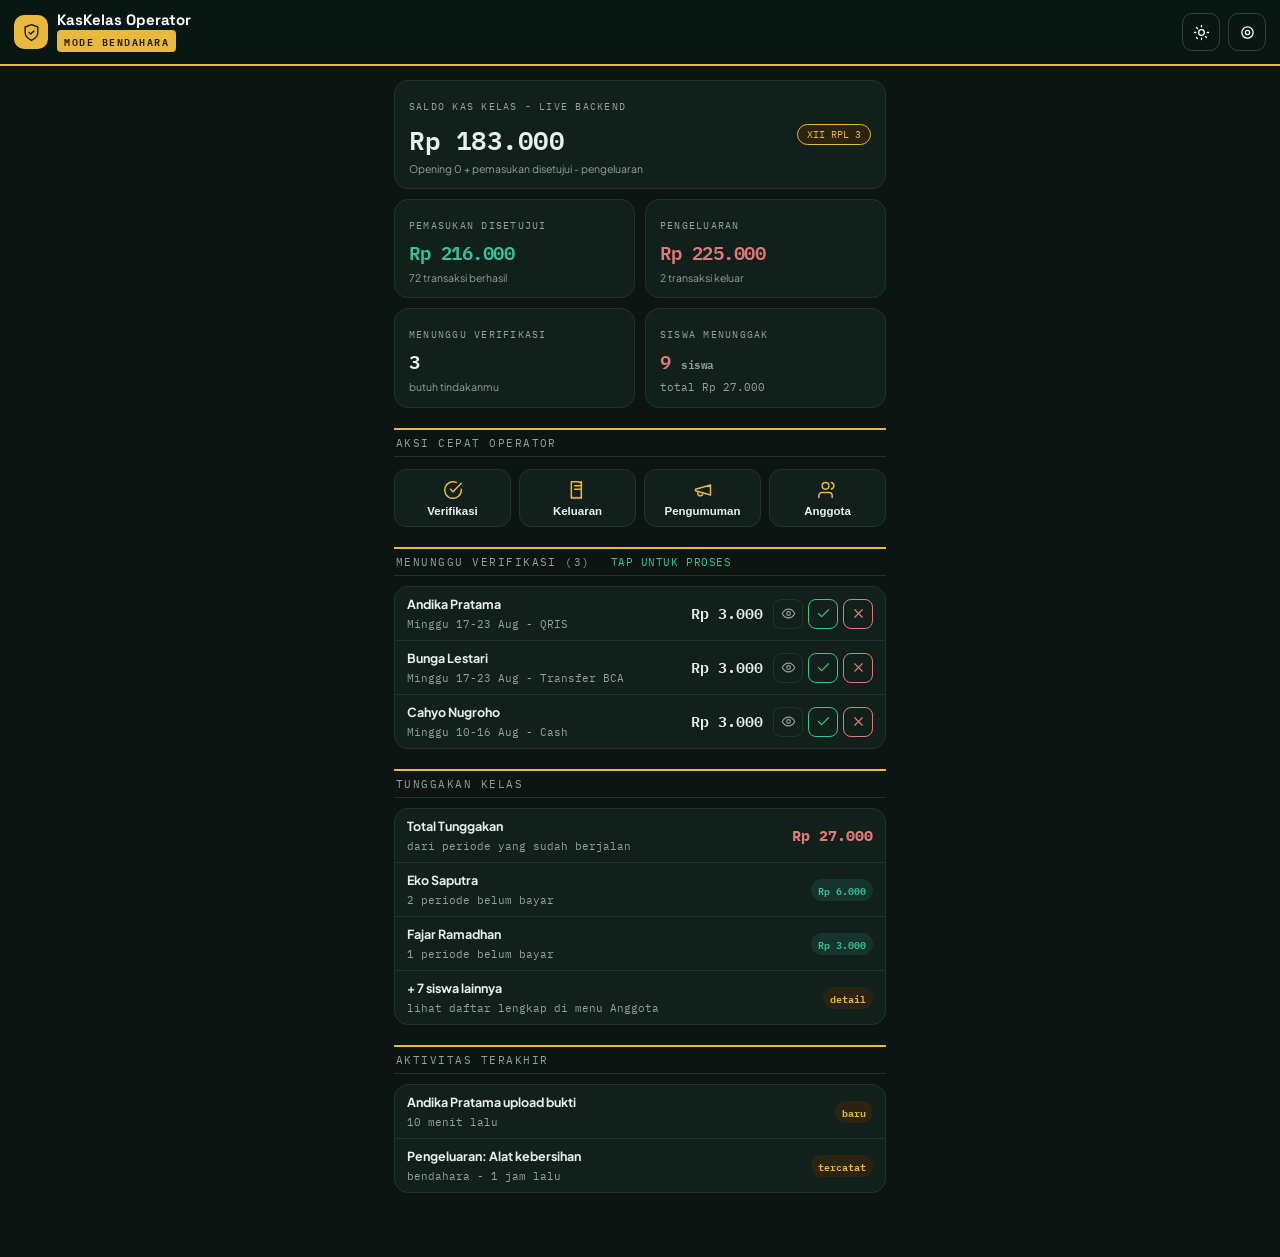
<file: mockup/dashboard-bendahara.html>
﻿<!DOCTYPE html>
<html lang="id" data-theme="dark">
<head>
<meta charset="UTF-8">
<meta name="viewport" content="width=device-width, initial-scale=1">
<title>MOCKUP - Dashboard Bendahara - KasKelas</title>
<link href="https://fonts.googleapis.com/css2?family=Space+Grotesk:wght@500;700&family=Plus+Jakarta+Sans:wght@400;600;800&family=IBM+Plex+Mono:wght@500;600&display=swap" rel="stylesheet">
<style>
:root{--bg:#F6F8F7;--surface:#FFF;--ink:#10231E;--muted:#5E6E69;--primary:#0B6B57;--primary-ink:#FFF;--gold:#C99A2C;--gold-bg:#FBF3DD;--danger:#C24040;--line:#DDE5E1;--radius:14px;--bar:#0E2A23}
[data-theme=dark]{--bg:#0C1512;--surface:#12201B;--ink:#E8F0ED;--muted:#8FA39B;--primary:#35C39F;--gold:#E8B93E;--gold-bg:#2A2410;--danger:#E07A7A;--line:#22332D;--bar:#081712}
*{box-sizing:border-box;margin:0}
body{background:var(--bg);color:var(--ink);font-family:'Plus Jakarta Sans',system-ui,sans-serif;font-size:15px;padding-bottom:40px}
.wrap{max-width:520px;margin:0 auto;padding:0 14px 24px}
.amount,.mono{font-family:'IBM Plex Mono',monospace;font-variant-numeric:tabular-nums}
.ic{stroke:currentColor;fill:none;stroke-width:1.8;stroke-linecap:round;stroke-linejoin:round}

/* ADMIN TOPBAR - identitas berbeda dari siswa */
.adminbar{position:sticky;top:0;z-index:5;background:var(--bar);padding:12px 14px;display:flex;align-items:center;justify-content:space-between;border-bottom:2px solid var(--gold)}
.adminbar .brand{display:flex;align-items:center;gap:9px;color:#fff}
.shield{width:34px;height:34px;border-radius:10px;background:var(--gold);color:#231a02;display:flex;align-items:center;justify-content:center}
.brand b{font-family:'Space Grotesk';font-size:15px;display:block;line-height:1}
.mode{display:inline-block;font-family:'IBM Plex Mono';font-size:9.5px;letter-spacing:.16em;background:var(--gold);color:#231a02;font-weight:600;padding:2px 7px;border-radius:4px;margin-top:3px}
.adminbar .right{display:flex;gap:8px}
.abtn{width:38px;height:38px;border-radius:10px;border:1px solid rgba(255,255,255,.18);background:transparent;color:#fff;display:flex;align-items:center;justify-content:center;cursor:pointer}

.ledger{display:flex;align-items:center;gap:10px;margin:20px 0 10px;border-top:2px solid var(--gold);border-bottom:1px solid var(--line);padding:6px 2px}
.ledger span{font-family:'IBM Plex Mono';font-size:10.5px;letter-spacing:.14em;text-transform:uppercase;color:var(--muted)}

/* KPI GRID */
.kpis{display:grid;grid-template-columns:1fr 1fr;gap:10px;margin-top:14px}
.kpi{background:var(--surface);border:1px solid var(--line);border-radius:var(--radius);padding:13px 14px}
.kpi .lbl{font-family:'IBM Plex Mono';font-size:9.5px;letter-spacing:.13em;text-transform:uppercase;color:var(--muted)}
.kpi .val{font-family:'IBM Plex Mono';font-weight:600;font-size:19px;margin-top:6px;letter-spacing:-.5px}
.kpi .sub{font-size:10.5px;color:var(--muted);margin-top:3px}
.kpi.hero-kpi{grid-column:1/-1;background:var(--surface);display:flex;align-items:center;justify-content:space-between}
.kpi.hero-kpi .left .val{font-size:26px}
.pill{font-family:'IBM Plex Mono';font-size:10px;background:var(--gold-bg);color:var(--gold);border:1px solid var(--gold);padding:3px 9px;border-radius:99px}

/* quick admin actions */
.qrow{display:flex;gap:8px;margin-top:12px}
.qa{flex:1;min-height:58px;display:flex;flex-direction:column;align-items:center;justify-content:center;gap:5px;border:1px solid var(--line);background:var(--surface);border-radius:12px;cursor:pointer;color:var(--ink);font-weight:600;font-size:11.5px}
.qa:hover{border-color:var(--gold)}
.qa svg{width:20px;height:20px;color:var(--gold)}

/* dense table rows */
.dense{background:var(--surface);border:1px solid var(--line);border-radius:var(--radius);overflow:hidden}
.drow{display:flex;align-items:center;gap:10px;padding:9px 12px;border-bottom:1px solid var(--line);min-height:46px}
.drow:last-child{border-bottom:none}
.drow:hover{background:color-mix(in srgb,var(--gold) 5%,transparent)}
.drow .n{flex:1;min-width:0}.drow .n b{font-size:12.5px;display:block}.drow .n small{color:var(--muted);font-size:10.5px;font-family:'IBM Plex Mono'}
.act{display:flex;gap:5px}
.act button{width:30px;height:30px;border-radius:8px;border:1px solid var(--line);background:transparent;cursor:pointer;display:flex;align-items:center;justify-content:center}
.ok{color:var(--primary);border-color:var(--primary)!important}.no{color:var(--danger);border-color:var(--danger)!important}
.eye{color:var(--muted)}
.tag{font-family:'IBM Plex Mono';font-size:9.5px;font-weight:600;padding:2px 7px;border-radius:99px}
.t-ok{background:var(--gold-bg);color:var(--gold)}.t-wait{background:color-mix(in srgb,var(--primary) 12%,transparent);color:var(--primary)}
</style>
</head>
<body>
<svg style="display:none"><symbol id="i-shield" viewBox="0 0 24 24"><path d="M12 22s8-4 8-10V5l-8-3-8 3v7c0 6 8 10 8 10z"/><path d="m9 12 2 2 4-4"/></symbol><symbol id="i-set" viewBox="0 0 24 24"><circle cx="12" cy="12" r="3"/><path d="M19.4 15A9 9 0 0 0 21 12a9 9 0 0 0-.1-1M14.7 5.3A9 9 0 0 0 12 5c-3 0-5.5 1.7-6.9 4M4.6 9A9 9 0 0 0 3 12c0 3 1.7 5.5 4 6.9M9 19.7c1 .2 2 .3 3 .3 3 0 5.5-1.7 6.9-4"/></symbol><symbol id="i-sun" viewBox="0 0 24 24"><circle cx="12" cy="12" r="4"/><path d="M12 2v2m0 16v2M4.9 4.9l1.4 1.4m11.4 11.4 1.4 1.4M2 12h2m16 0h2M4.9 19.1l1.4 1.4"/></symbol></svg>

<header class="adminbar">
  <div class="brand">
    <span class="shield"><svg class="ic" viewBox="0 0 24 24" style="width:19px;height:19px"><path d="M12 22s8-4 8-10V5l-8-3-8 3v7c0 6 8 10 8 10z"/><path d="m9 12 2 2 4-4"/></svg></span>
    <div><b>KasKelas Operator</b><span class="mode">MODE BENDAHARA</span></div>
  </div>
  <div class="right">
    <button class="abtn" onclick="document.documentElement.dataset.theme=document.documentElement.dataset.theme==='dark'?'light':'dark'"><svg class="ic" viewBox="0 0 24 24" style="width:17px;height:17px"><circle cx="12" cy="12" r="4"/><path d="M12 2v2m0 16v2M4.9 4.9l1.4 1.4m11.4 11.4 1.4 1.4M2 12h2m16 0h2M4.9 19.1l1.4 1.4"/></svg></button>
    <button class="abtn"><svg class="ic" viewBox="0 0 24 24" style="width:17px;height:17px"><circle cx="12" cy="12" r="3"/><circle cx="12" cy="12" r="8"/></svg></button>
  </div>
</header>

<div class="wrap">
<div class="kpis">
  <div class="kpi hero-kpi">
    <div class="left"><span class="lbl">Saldo Kas Kelas - Live Backend</span><div class="val">Rp 183.000</div><div class="sub">Opening 0 + pemasukan disetujui - pengeluaran</div></div>
    <span class="pill">XII RPL 3</span>
  </div>
  <div class="kpi"><span class="lbl">Pemasukan Disetujui</span><div class="val" style="color:var(--primary)">Rp 216.000</div><div class="sub">72 transaksi berhasil</div></div>
  <div class="kpi"><span class="lbl">Pengeluaran</span><div class="val" style="color:var(--danger)">Rp 225.000</div><div class="sub">2 transaksi keluar</div></div>
  <div class="kpi"><span class="lbl">Menunggu Verifikasi</span><div class="val">3</div><div class="sub">butuh tindakanmu</div></div>
  <div class="kpi"><span class="lbl">Siswa Menunggak</span><div class="val" style="color:var(--danger)">9 <small style="font-size:11px;color:var(--muted)">siswa</small></div><div class="sub amount">total Rp 27.000</div></div>
</div>

<div class="ledger"><span>Aksi Cepat Operator</span><i></i></div>
<div class="qrow">
  <button class="qa"><svg class="ic" viewBox="0 0 24 24"><path d="M22 11.1V12a10 10 0 1 1-5.9-9.1"/><path d="m22 4-10 10-3-3"/></svg>Verifikasi</button>
  <button class="qa"><svg class="ic" viewBox="0 0 24 24"><path d="M4 2v20l2-1 2 1 2-1 2 1 2-1 2 1V2l-2 1-2-1z"/><path d="M8 7h8"/><path d="M8 11h8"/></svg>Keluaran</button>
  <button class="qa"><svg class="ic" viewBox="0 0 24 24"><path d="m3 11 18-5v12L3 13v-2z"/><path d="M11.6 16.8a3 3 0 1 1-5.8-1.6"/></svg>Pengumuman</button>
  <button class="qa"><svg class="ic" viewBox="0 0 24 24"><path d="M17 21v-2a4 4 0 0 0-4-4H5a4 4 0 0 0-4 4v2"/><circle cx="9" cy="7" r="4"/><path d="M16 3.1a4 4 0 0 1 0 7.75"/></svg>Anggota</button>
</div>

<div class="ledger"><span>Menunggu Verifikasi (3)</span><i></i><span style="letter-spacing:.05em;color:var(--primary)">tap untuk proses</span></div>
<div class="dense">
  <div class="drow">
    <div class="n"><b>Andika Pratama</b><small>Minggu 17-23 Aug - QRIS</small></div>
    <span class="amount" style="font-weight:600">Rp 3.000</span>
    <div class="act"><button class="eye" title="Lihat bukti"><svg class="ic" viewBox="0 0 24 24" style="width:15px;height:15px"><path d="M2 12s3.5-7 10-7 10 7 10 7-3.5 7-10 7-10-7-10-7z"/><circle cx="12" cy="12" r="3"/></svg></button><button class="ok" title="Setujui"><svg class="ic" viewBox="0 0 24 24" style="width:15px;height:15px"><path d="m20 6-11 11-5-5"/></svg></button><button class="no" title="Tolak"><svg class="ic" viewBox="0 0 24 24" style="width:15px;height:15px"><path d="M18 6 6 18M6 6l12 12"/></svg></button></div>
  </div>
  <div class="drow">
    <div class="n"><b>Bunga Lestari</b><small>Minggu 17-23 Aug - Transfer BCA</small></div>
    <span class="amount" style="font-weight:600">Rp 3.000</span>
    <div class="act"><button class="eye" title="Lihat bukti"><svg class="ic" viewBox="0 0 24 24" style="width:15px;height:15px"><path d="M2 12s3.5-7 10-7 10 7 10 7-3.5 7-10 7-10-7-10-7z"/><circle cx="12" cy="12" r="3"/></svg></button><button class="ok" title="Setujui"><svg class="ic" viewBox="0 0 24 24" style="width:15px;height:15px"><path d="m20 6-11 11-5-5"/></svg></button><button class="no" title="Tolak"><svg class="ic" viewBox="0 0 24 24" style="width:15px;height:15px"><path d="M18 6 6 18M6 6l12 12"/></svg></button></div>
  </div>
  <div class="drow">
    <div class="n"><b>Cahyo Nugroho</b><small>Minggu 10-16 Aug - Cash</small></div>
    <span class="amount" style="font-weight:600">Rp 3.000</span>
    <div class="act"><button class="eye" title="Lihat bukti"><svg class="ic" viewBox="0 0 24 24" style="width:15px;height:15px"><path d="M2 12s3.5-7 10-7 10 7 10 7-3.5 7-10 7-10-7-10-7z"/><circle cx="12" cy="12" r="3"/></svg></button><button class="ok" title="Setujui"><svg class="ic" viewBox="0 0 24 24" style="width:15px;height:15px"><path d="m20 6-11 11-5-5"/></svg></button><button class="no" title="Tolak"><svg class="ic" viewBox="0 0 24 24" style="width:15px;height:15px"><path d="M18 6 6 18M6 6l12 12"/></svg></button></div>
  </div>
</div>

<div class="ledger"><span>Tunggakan Kelas</span><i></i></div>
<div class="dense">
  <div class="drow"><div class="n"><b>Total Tunggakan</b><small>dari periode yang sudah berjalan</small></div><span class="amount" style="font-weight:800;color:var(--danger)">Rp 27.000</span></div>
  <div class="drow"><div class="n"><b>Eko Saputra</b><small>2 periode belum bayar</small></div><span class="tag t-wait">Rp 6.000</span></div>
  <div class="drow"><div class="n"><b>Fajar Ramadhan</b><small>1 periode belum bayar</small></div><span class="tag t-wait">Rp 3.000</span></div>
  <div class="drow"><div class="n"><b>+ 7 siswa lainnya</b><small>lihat daftar lengkap di menu Anggota</small></div><span class="tag t-ok">detail</span></div>
</div>

<div class="ledger"><span>Aktivitas Terakhir</span><i></i></div>
<div class="dense">
  <div class="drow"><div class="n"><b>Andika Pratama upload bukti</b><small>10 menit lalu</small></div><span class="tag t-ok">baru</span></div>
  <div class="drow"><div class="n"><b>Pengeluaran: Alat kebersihan</b><small>bendahara - 1 jam lalu</small></div><span class="tag t-ok">tercatat</span></div>
</div>
</div>
</body>
</html>
</file>
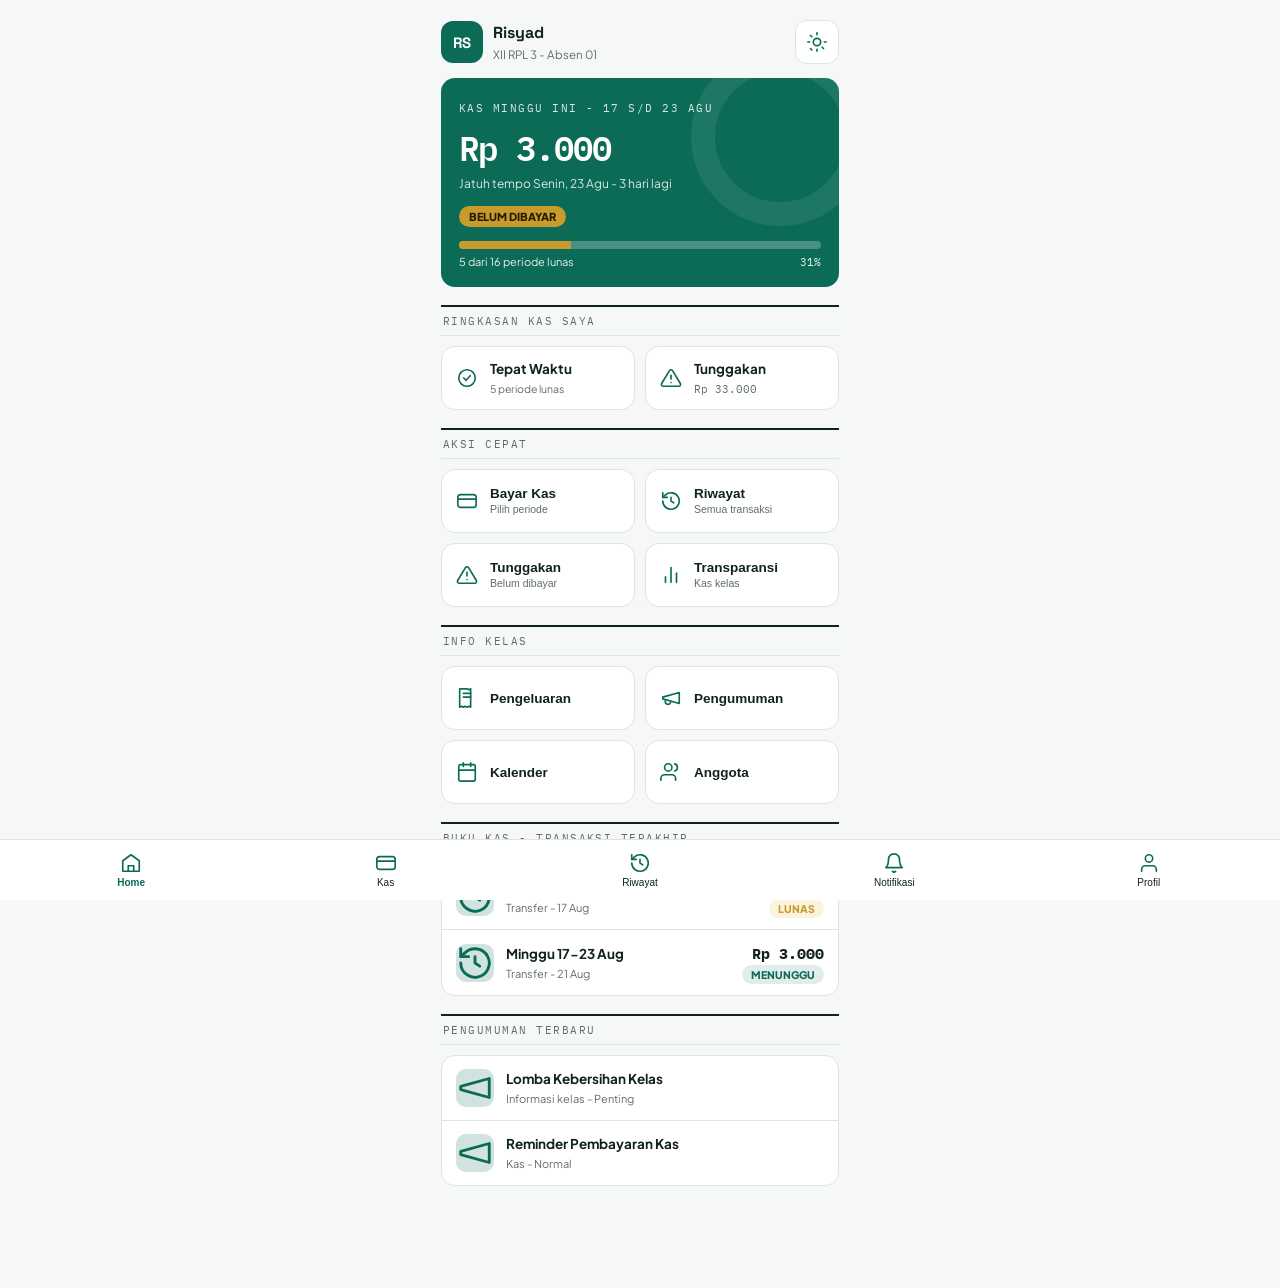
<file: mockup/dashboard-siswa.html>
﻿<!DOCTYPE html>
<html lang="id" data-theme="light">
<head>
<meta charset="UTF-8">
<meta name="viewport" content="width=device-width, initial-scale=1">
<title>MOCKUP - Dashboard Siswa - KasKelas</title>
<link href="https://fonts.googleapis.com/css2?family=Space+Grotesk:wght@500;700&family=Plus+Jakarta+Sans:wght@400;600;800&family=IBM+Plex+Mono:wght@500;600&display=swap" rel="stylesheet">
<style>
:root{--bg:#F6F8F7;--surface:#FFF;--ink:#10231E;--muted:#5E6E69;--primary:#0B6B57;--primary-ink:#FFF;--gold:#C99A2C;--gold-bg:#FBF3DD;--danger:#C24040;--line:#DDE5E1;--radius:14px}
[data-theme=dark]{--bg:#0C1512;--surface:#12201B;--ink:#E8F0ED;--muted:#8FA39B;--primary:#35C39F;--primary-ink:#06231C;--gold:#E8B93E;--gold-bg:#2A2410;--danger:#E07A7A;--line:#22332D}
*{box-sizing:border-box;margin:0}
body{background:var(--bg);color:var(--ink);font-family:'Plus Jakarta Sans',system-ui,sans-serif;font-size:15px;padding-bottom:86px}
.wrap{max-width:430px;margin:0 auto;padding:16px}
.amount{font-family:'IBM Plex Mono',monospace;font-variant-numeric:tabular-nums}
.topbar{display:flex;align-items:center;justify-content:space-between;padding:4px 0 14px}
.who{display:flex;gap:10px;align-items:center}
.avatar{width:42px;height:42px;border-radius:12px;background:var(--primary);color:var(--primary-ink);display:flex;align-items:center;justify-content:center;font-weight:800;font-family:'Space Grotesk'}
.hello b{font-family:'Space Grotesk';font-size:16px;display:block}
.hello span{font-size:11.5px;color:var(--muted)}
.iconbtn{width:44px;height:44px;border-radius:12px;border:1px solid var(--line);background:var(--surface);color:var(--ink);display:flex;align-items:center;justify-content:center;cursor:pointer}
.ledger{display:flex;align-items:center;gap:10px;margin:18px 0 10px;border-top:2px solid var(--ink);border-bottom:1px solid var(--line);padding:7px 2px}
[data-theme=dark] .ledger{border-top-color:var(--gold)}
.ledger span{font-family:'IBM Plex Mono';font-size:10.5px;letter-spacing:.14em;text-transform:uppercase;color:var(--muted)}
.hero{background:var(--primary);color:var(--primary-ink);border-radius:var(--radius);padding:18px;position:relative;overflow:hidden}
.hero::after{content:'';position:absolute;right:-30px;top:-30px;width:130px;height:130px;border-radius:50%;border:24px solid rgba(255,255,255,.08)}
.lbl{font-family:'IBM Plex Mono';font-size:10.5px;letter-spacing:.14em;text-transform:uppercase;opacity:.85}
.rp-big{font-family:'IBM Plex Mono';font-size:34px;font-weight:600;letter-spacing:-1px;margin:6px 0 2px}
.due{font-size:12px;opacity:.85;margin-bottom:14px}
.badge{display:inline-flex;align-items:center;gap:5px;background:var(--gold);color:#231a02;font-weight:800;font-size:11px;padding:4px 10px;border-radius:99px}
.progress{height:8px;background:rgba(255,255,255,.25);border-radius:99px;overflow:hidden;margin-top:14px}
.progress i{display:block;height:100%;width:31%;background:var(--gold)}
.foot{display:flex;justify-content:space-between;font-size:11px;opacity:.9;margin-top:6px}
.qgrid{display:grid;grid-template-columns:1fr 1fr;gap:10px}
.qa{min-height:64px;display:flex;align-items:center;gap:12px;padding:0 14px;border:1px solid var(--line);background:var(--surface);border-radius:var(--radius);cursor:pointer;color:var(--ink);text-align:left;width:100%}
.qa:hover{border-color:var(--primary)}
.ic{width:22px;height:22px;stroke:currentColor;fill:none;stroke-width:1.8;stroke-linecap:round;stroke-linejoin:round;color:var(--primary);flex:none}
.qa b{display:block;font-size:13.5px}.qa small{font-size:10.5px;color:var(--muted)}
.rows{background:var(--surface);border:1px solid var(--line);border-radius:var(--radius);overflow:hidden}
.row{display:flex;align-items:center;gap:12px;padding:13px 14px;min-height:56px;border-bottom:1px solid var(--line);cursor:pointer}
.row:last-child{border-bottom:none}
.row .ic{width:38px;height:38px;border-radius:10px;display:flex;align-items:center;justify-content:center;background:color-mix(in srgb,var(--primary) 10%,transparent)}
.row .t{flex:1;min-width:0}.row .t b{font-size:13.5px;display:block}.row .t small{color:var(--muted);font-size:11px}
.tag{font-size:10.5px;font-weight:800;padding:3px 9px;border-radius:99px}
.t-ok{background:var(--gold-bg);color:var(--gold)}.t-wait{background:color-mix(in srgb,var(--primary) 12%,transparent);color:var(--primary)}
.bottomnav{position:fixed;bottom:0;left:0;right:0;background:var(--surface);border-top:1px solid var(--line);display:flex;justify-content:space-around;padding:6px 4px calc(6px + env(safe-area-inset-bottom))}
.bn{display:flex;flex-direction:column;align-items:center;gap:3px;font-size:10px;background:none;border:none;cursor:pointer;min-height:48px;min-width:60px;justify-content:center;color:var(--ink)}
.bn.active{color:var(--primary);font-weight:800}
</style>
</head>
<body>
<svg style="display:none"><symbol id="i-bell" viewBox="0 0 24 24"><path d="M18 8a6 6 0 0 0-12 0c0 7-3 9-3 9h18s-3-2-3-9"/><path d="M13.7 21a2 2 0 0 1-3.4 0"/></symbol><symbol id="i-card" viewBox="0 0 24 24"><rect x="2" y="5" width="20" height="14" rx="3"/><path d="M2 10h20"/></symbol><symbol id="i-hist" viewBox="0 0 24 24"><path d="M12 8v4l3 2"/><path d="M3 12a9 9 0 1 0 3-6.7L3 8"/><path d="M3 3v5h5"/></symbol><symbol id="i-alert" viewBox="0 0 24 24"><path d="M10.3 3.9 1.8 18a2 2 0 0 0 1.7 3h17a2 2 0 0 0 1.7-3L13.7 3.9a2 2 0 0 0-3.4 0z"/><path d="M12 9v4"/><path d="M12 17h.01"/></symbol><symbol id="i-chart" viewBox="0 0 24 24"><path d="M18 20V10"/><path d="M12 20V4"/><path d="M6 20v-6"/></symbol><symbol id="i-receipt" viewBox="0 0 24 24"><path d="M4 2v20l2-1 2 1 2-1 2 1 2-1 2 1V2l-2 1-2-1z"/><path d="M8 7h8"/><path d="M8 11h8"/></symbol><symbol id="i-mega" viewBox="0 0 24 24"><path d="m3 11 18-5v12L3 13v-2z"/><path d="M11.6 16.8a3 3 0 1 1-5.8-1.6"/></symbol><symbol id="i-cal" viewBox="0 0 24 24"><rect x="3" y="4" width="18" height="18" rx="2"/><path d="M16 2v4M8 2v4M3 10h18"/></symbol><symbol id="i-users" viewBox="0 0 24 24"><path d="M17 21v-2a4 4 0 0 0-4-4H5a4 4 0 0 0-4 4v2"/><circle cx="9" cy="7" r="4"/><path d="M16 3.1a4 4 0 0 1 0 7.75"/></symbol></svg>

<div class="wrap">
<div class="topbar">
  <div class="who">
    <div class="avatar">RS</div>
    <div class="hello"><b>Risyad</b><span>XII RPL 3 - Absen 01</span></div>
  </div>
  <button class="iconbtn" onclick="document.documentElement.dataset.theme=document.documentElement.dataset.theme==='dark'?'light':'dark'" title="Ganti tema"><svg class="ic" viewBox="0 0 24 24"><circle cx="12" cy="12" r="4"/><path d="M12 2v2m0 16v2M4.9 4.9l1.4 1.4m11.4 11.4 1.4 1.4M2 12h2m16 0h2M4.9 19.1l1.4 1.4"/></svg></button>
</div>

<div class="hero">
  <span class="lbl">Kas Minggu Ini - 17 s/d 23 Agu</span>
  <div class="rp-big">Rp 3.000</div>
  <div class="due">Jatuh tempo Senin, 23 Agu - 3 hari lagi</div>
  <span class="badge">BELUM DIBAYAR</span>
  <div class="progress"><i></i></div>
  <div class="foot"><span>5 dari 16 periode lunas</span><span class="amount">31%</span></div>
</div>

<div class="ledger"><span>Ringkasan Kas Saya</span><i></i></div>
<div class="qgrid">
  <div class="qa"><svg class="ic" viewBox="0 0 24 24"><circle cx="12" cy="12" r="9"/><path d="m8.5 12 2.5 2.5 4.5-5"/></svg><div><b>Tepat Waktu</b><small>5 periode lunas</small></div></div>
  <div class="qa"><svg class="ic" viewBox="0 0 24 24"><path d="M10.3 3.9 1.8 18a2 2 0 0 0 1.7 3h17a2 2 0 0 0 1.7-3L13.7 3.9a2 2 0 0 0-3.4 0z"/><path d="M12 9v4"/><path d="M12 17h.01"/></svg><div><b>Tunggakan</b><small class="amount">Rp 33.000</small></div></div>
</div>

<div class="ledger"><span>Aksi Cepat</span><i></i></div>
<div class="qgrid">
  <button class="qa"><svg class="ic" viewBox="0 0 24 24"><rect x="2" y="5" width="20" height="14" rx="3"/><path d="M2 10h20"/></svg><div><b>Bayar Kas</b><small>Pilih periode</small></div></button>
  <button class="qa"><svg class="ic" viewBox="0 0 24 24"><path d="M12 8v4l3 2"/><path d="M3 12a9 9 0 1 0 3-6.7L3 8"/><path d="M3 3v5h5"/></svg><div><b>Riwayat</b><small>Semua transaksi</small></div></button>
  <button class="qa"><svg class="ic" viewBox="0 0 24 24"><path d="M10.3 3.9 1.8 18a2 2 0 0 0 1.7 3h17a2 2 0 0 0 1.7-3L13.7 3.9a2 2 0 0 0-3.4 0z"/><path d="M12 9v4"/><path d="M12 17h.01"/></svg><div><b>Tunggakan</b><small>Belum dibayar</small></div></button>
  <button class="qa"><svg class="ic" viewBox="0 0 24 24"><path d="M18 20V10"/><path d="M12 20V4"/><path d="M6 20v-6"/></svg><div><b>Transparansi</b><small>Kas kelas</small></div></button>
</div>

<div class="ledger"><span>Info Kelas</span><i></i></div>
<div class="qgrid">
  <button class="qa"><svg class="ic" viewBox="0 0 24 24"><path d="M4 2v20l2-1 2 1 2-1 2 1 2-1 2 1V2l-2 1-2-1z"/><path d="M8 7h8"/><path d="M8 11h8"/></svg><div><b>Pengeluaran</b></div></button>
  <button class="qa"><svg class="ic" viewBox="0 0 24 24"><path d="m3 11 18-5v12L3 13v-2z"/><path d="M11.6 16.8a3 3 0 1 1-5.8-1.6"/></svg><div><b>Pengumuman</b></div></button>
  <button class="qa"><svg class="ic" viewBox="0 0 24 24"><rect x="3" y="4" width="18" height="18" rx="2"/><path d="M16 2v4M8 2v4M3 10h18"/></svg><div><b>Kalender</b></div></button>
  <button class="qa"><svg class="ic" viewBox="0 0 24 24"><path d="M17 21v-2a4 4 0 0 0-4-4H5a4 4 0 0 0-4 4v2"/><circle cx="9" cy="7" r="4"/><path d="M16 3.1a4 4 0 0 1 0 7.75"/></svg><div><b>Anggota</b></div></button>
</div>

<div class="ledger"><span>Buku Kas - Transaksi Terakhir</span><i></i></div>
<div class="rows">
  <div class="row"><span class="ic"><svg class="ic" viewBox="0 0 24 24"><path d="M12 8v4l3 2"/><path d="M3 12a9 9 0 1 0 3-6.7L3 8"/><path d="M3 3v5h5"/></svg></span><div class="t"><b>Minggu 10-16 Aug</b><small>Transfer - 17 Aug</small></div><div style="text-align:right"><b class="amount">Rp 3.000</b><br><span class="tag t-ok">LUNAS</span></div></div>
  <div class="row"><span class="ic"><svg class="ic" viewBox="0 0 24 24"><path d="M12 8v4l3 2"/><path d="M3 12a9 9 0 1 0 3-6.7L3 8"/><path d="M3 3v5h5"/></svg></span><div class="t"><b>Minggu 17-23 Aug</b><small>Transfer - 21 Aug</small></div><div style="text-align:right"><b class="amount">Rp 3.000</b><br><span class="tag t-wait">MENUNGGU</span></div></div>
</div>

<div class="ledger"><span>Pengumuman Terbaru</span><i></i></div>
<div class="rows">
  <div class="row"><span class="ic"><svg class="ic" viewBox="0 0 24 24"><path d="m3 11 18-5v12L3 13v-2z"/></svg></span><div class="t"><b>Lomba Kebersihan Kelas</b><small>Informasi kelas - Penting</small></div></div>
  <div class="row"><span class="ic"><svg class="ic" viewBox="0 0 24 24"><path d="m3 11 18-5v12L3 13v-2z"/></svg></span><div class="t"><b>Reminder Pembayaran Kas</b><small>Kas - Normal</small></div></div>
</div>
</div>

<nav class="bottomnav">
  <button class="bn active"><svg class="ic" viewBox="0 0 24 24"><path d="M3 9.5 12 3l9 6.5V21H3z"/><path d="M9 21v-6h6v6"/></svg>Home</button>
  <button class="bn"><svg class="ic" viewBox="0 0 24 24"><rect x="2" y="5" width="20" height="14" rx="3"/><path d="M2 10h20"/></svg>Kas</button>
  <button class="bn"><svg class="ic" viewBox="0 0 24 24"><path d="M12 8v4l3 2"/><path d="M3 12a9 9 0 1 0 3-6.7L3 8"/><path d="M3 3v5h5"/></svg>Riwayat</button>
  <button class="bn"><svg class="ic" viewBox="0 0 24 24"><path d="M18 8a6 6 0 0 0-12 0c0 7-3 9-3 9h18s-3-2-3-9"/><path d="M13.7 21a2 2 0 0 1-3.4 0"/></svg>Notifikasi</button>
  <button class="bn"><svg class="ic" viewBox="0 0 24 24"><path d="M20 21v-2a4 4 0 0 0-4-4H8a4 4 0 0 0-4 4v2"/><circle cx="12" cy="7" r="4"/></svg>Profil</button>
</nav>
</body>
</html>
</file>
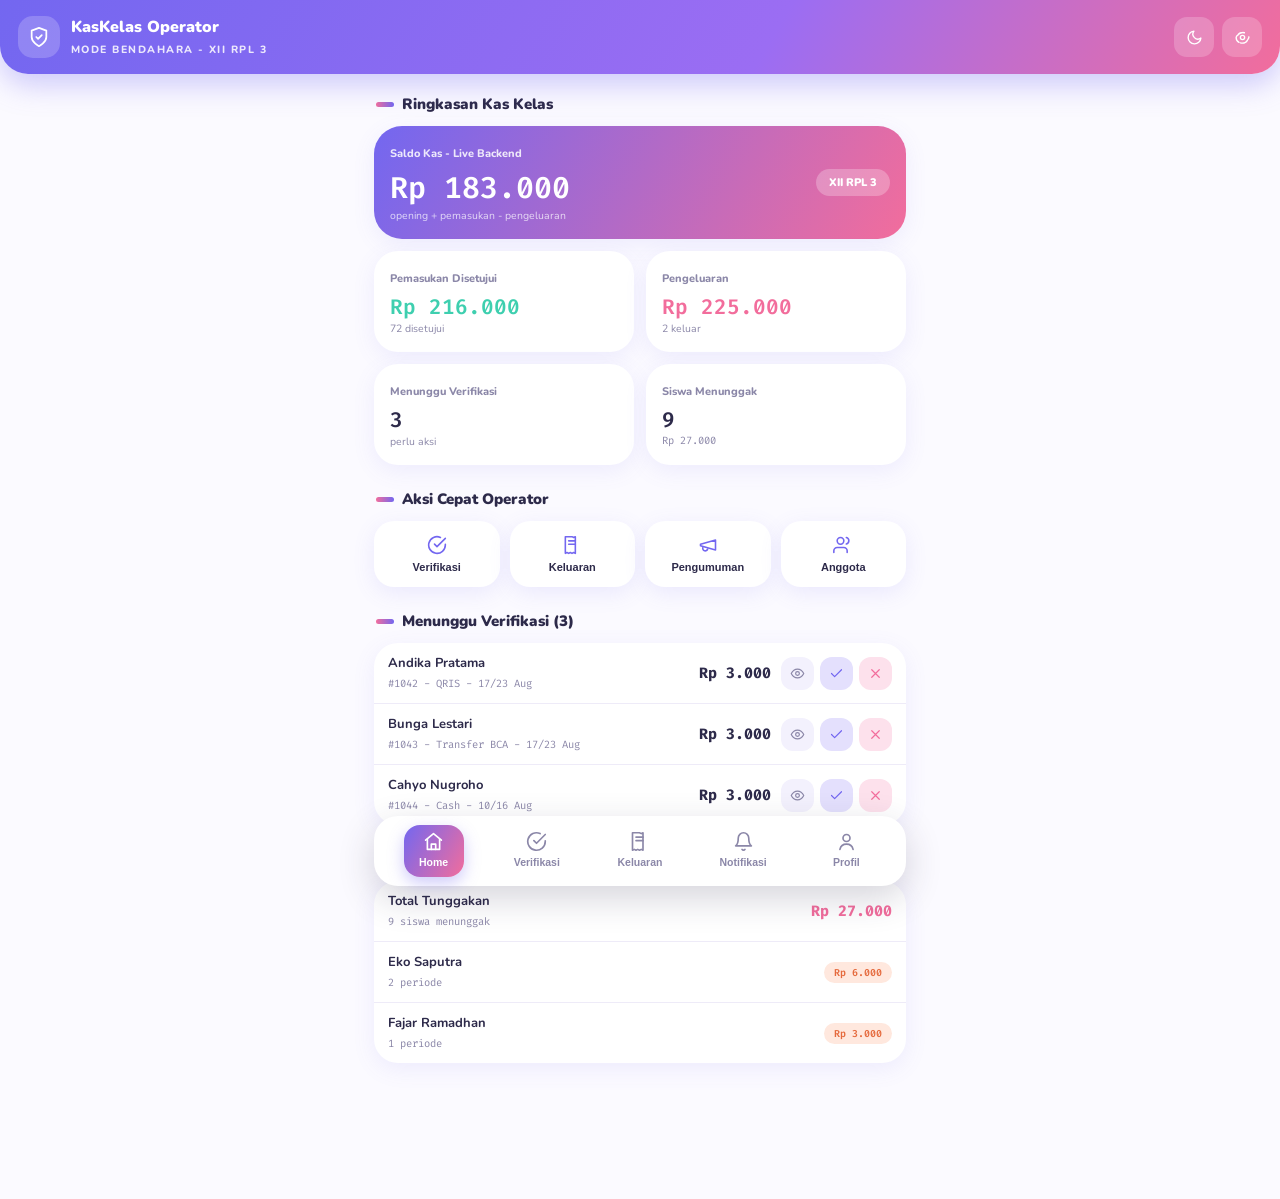
<file: mockup/final-bendahara.html>
﻿<!DOCTYPE html><html lang="id" data-theme="dark"><head><meta charset="UTF-8"><meta name="viewport" content="width=device-width,initial-scale=1"><title>FINAL - Dashboard Bendahara - KasKelas</title><link href="https://fonts.googleapis.com/css2?family=Nunito:wght@400;700;900&family=Fira+Code:wght@500;600&display=swap" rel="stylesheet"><style>
:root{--bg:#FBFAFF;--ink:#2D2A4A;--muted:#8B87A8;--violet:#7367F0;--mint:#3ECFAF;--pink:#F26D9C;--peach:#FF8E6E;--line:#EEEBF8;--r:24px}
*{box-sizing:border-box;margin:0}body{background:var(--bg);color:var(--ink);font-family:Nunito,system-ui,sans-serif;font-size:15px;padding-bottom:110px}
.wrap{max-width:560px;margin:0 auto;padding:0 14px 26px}
.amount{font-family:'Fira Code',monospace;font-variant-numeric:tabular-nums}
.ic{stroke:currentColor;fill:none;stroke-width:1.9;stroke-linecap:round;stroke-linejoin:round}
.bar{position:sticky;top:0;z-index:5;border-radius:0 0 28px 28px;padding:16px 18px;color:#fff;background:linear-gradient(120deg,#7367F0,#9B6DF3 60%,#F26D9C);box-shadow:0 10px 30px rgba(115,103,240,.35);display:flex;justify-content:space-between;align-items:center;margin-bottom:6px}
.bar .l{display:flex;gap:11px;align-items:center}
.logo{width:42px;height:42px;border-radius:15px;background:rgba(255,255,255,.2);display:flex;align-items:center;justify-content:center}
.bar b{font-weight:900;font-size:16px;display:block}
.bar small{font-size:10.5px;letter-spacing:.14em;font-weight:800;opacity:.85;text-transform:uppercase}
.bar .r{display:flex;gap:8px}
.bbtn{width:40px;height:40px;border-radius:13px;border:none;background:rgba(255,255,255,.2);color:#fff;display:flex;align-items:center;justify-content:center;cursor:pointer}
.sec{margin:24px 2px 12px;font-weight:900;font-size:15px;display:flex;align-items:center;gap:8px}
.sec:before{content:'';width:18px;height:5px;border-radius:99px;background:linear-gradient(90deg,#F26D9C,#7367F0)}
.kpis{display:grid;grid-template-columns:1fr 1fr;gap:12px}
.kpi{background:#fff;border-radius:var(--r);padding:16px;box-shadow:0 6px 22px rgba(115,103,240,.1)}
.kpi .lbl{font-size:11px;color:var(--muted);font-weight:800}
.kpi .val{font-family:'Fira Code';font-size:21px;font-weight:600;margin-top:6px}
.kpi .sub{font-size:10.5px;color:var(--muted)}
.kpi.big{grid-column:1/-1;border-radius:28px;color:#fff;background:linear-gradient(120deg,#7367F0,#F26D9C);display:flex;align-items:center;justify-content:space-between}
.kpi.big .lbl{color:rgba(255,255,255,.85)}.kpi.big .val{font-size:30px}.kpi.big .sub{color:rgba(255,255,255,.75)}
.kpi.big .pill{background:rgba(255,255,255,.25);font-weight:900;font-size:11px;padding:6px 13px;border-radius:99px}
.qrow{display:flex;gap:10px}
.qa{flex:1;min-height:66px;border:none;border-radius:20px;cursor:pointer;display:flex;flex-direction:column;align-items:center;justify-content:center;gap:6px;font-weight:900;font-size:11px;color:var(--ink);background:#fff;box-shadow:0 6px 22px rgba(115,103,240,.12)}
.qa .ic{width:20px;height:20px;color:var(--violet)}
.dense{background:#fff;border-radius:var(--r);box-shadow:0 6px 22px rgba(115,103,240,.1);overflow:hidden}
.dr{display:flex;align-items:center;gap:10px;padding:11px 14px;border-bottom:1px solid var(--line);min-height:50px}.dr:last-child{border:none}
.dr .n{flex:1}.dr .n b{font-size:13px;display:block}.dr .n small{color:var(--muted);font-size:10.5px;font-family:'Fira Code'}
.act{display:flex;gap:6px}
.act button{width:33px;height:33px;border:none;border-radius:12px;cursor:pointer;display:flex;align-items:center;justify-content:center}
.ok{background:#E4E0FD;color:var(--violet)}.no{background:#FDE1EC;color:var(--pink)}.eye{background:#F3F1FD;color:var(--muted)}
.tag{font-family:'Fira Code';font-size:10px;font-weight:600;padding:4px 10px;border-radius:99px}
.t-ok{background:#E4E0FD;color:var(--violet)}.t-w{background:#FFE8DE;color:#E56A3D}
/* BOTTOM NAV FINAL bendahara */
.bn{position:fixed;bottom:14px;left:14px;right:14px;max-width:532px;margin:auto;background:#fff;border-radius:24px;box-shadow:0 12px 36px rgba(45,42,74,.2);display:flex;justify-content:space-around;padding:9px 8px}
.bn button{display:flex;flex-direction:column;align-items:center;gap:4px;font-size:10.5px;font-weight:800;background:none;border:none;cursor:pointer;min-height:52px;min-width:60px;color:var(--muted);border-radius:16px;padding:6px 4px}
.bn button .ic{width:21px;height:21px}
.bn button.active{background:linear-gradient(120deg,#7367F0,#F26D9C);color:#fff;box-shadow:0 6px 16px rgba(115,103,240,.35)}
</style></head><body>
<svg style="display:none">
<symbol id="i-home" viewBox="0 0 24 24"><path d="M3 10.5 12 3l9 7.5"/><path d="M5 9.5V21h14V9.5"/><path d="M9.5 21v-6h5v6"/></symbol>
<symbol id="i-check" viewBox="0 0 24 24"><path d="M22 11.1V12a10 10 0 1 1-5.9-9.1"/><path d="m22 4-10 10-3-3"/></symbol>
<symbol id="i-receipt" viewBox="0 0 24 24"><path d="M4 2v20l2-1 2 1 2-1 2 1 2-1 2 1V2l-2 1-2-1z"/><path d="M8 7h8"/><path d="M8 11h8"/></symbol>
<symbol id="i-bell" viewBox="0 0 24 24"><path d="M18 8a6 6 0 0 0-12 0c0 7-3 9-3 9h18s-3-2-3-9"/><path d="M13.7 21a2 2 0 0 1-3.4 0"/></symbol>
<symbol id="i-user" viewBox="0 0 24 24"><circle cx="12" cy="8" r="4"/><path d="M4.5 21c.8-3.8 3.9-6 7.5-6s6.7 2.2 7.5 6"/></symbol>
<symbol id="i-eye" viewBox="0 0 24 24"><path d="M2 12s3.5-7 10-7 10 7 10 7-3.5 7-10 7-10-7-10-7z"/><circle cx="12" cy="12" r="3"/></symbol>
<symbol id="i-mega" viewBox="0 0 24 24"><path d="m3 11 18-5v12L3 13v-2z"/><path d="M11.6 16.8a3 3 0 1 1-5.8-1.6"/></symbol>
<symbol id="i-users" viewBox="0 0 24 24"><path d="M17 21v-2a4 4 0 0 0-4-4H5a4 4 0 0 0-4 4v2"/><circle cx="9" cy="7" r="4"/><path d="M16 3.1a4 4 0 0 1 0 7.75"/></symbol>
<symbol id="i-moon" viewBox="0 0 24 24"><path d="M21 12.8A9 9 0 1 1 11.2 3a7 7 0 0 0 9.8 9.8z"/></symbol>
<symbol id="i-set" viewBox="0 0 24 24"><circle cx="12" cy="12" r="3"/><path d="M19.4 15A9 9 0 0 0 21 12a9 9 0 0 0-.1-1M14.7 5.3A9 9 0 0 0 12 5c-3 0-5.5 1.7-6.9 4M4.6 9A9 9 0 0 0 3 12c0 3 1.7 5.5 4 6.9M9 19.7c1 .2 2 .3 3 .3 3 0 5.5-1.7 6.9-4"/></symbol>
</svg>

<header class="bar">
<div class="l"><span class="logo"><svg class="ic" viewBox="0 0 24 24" style="width:22px;height:22px"><path d="M12 22s8-4 8-10V5l-8-3-8 3v7c0 6 8 10 8 10z"/><path d="m9 12 2 2 4-4"/></svg></span><div><b>KasKelas Operator</b><small>Mode Bendahara - XII RPL 3</small></div></div>
<div class="r"><button class="bbtn" title="Ganti tema"><svg class="ic" viewBox="0 0 24 24" style="width:17px;height:17px"><path d="M21 12.8A9 9 0 1 1 11.2 3a7 7 0 0 0 9.8 9.8z"/></svg></button><button class="bbtn" title="Pengaturan"><svg class="ic" viewBox="0 0 24 24" style="width:17px;height:17px"><circle cx="12" cy="12" r="3"/><path d="M19.4 15A9 9 0 0 0 21 12a9 9 0 0 0-.1-1M14.7 5.3A9 9 0 0 0 12 5c-3 0-5.5 1.7-6.9 4M4.6 9A9 9 0 0 0 3 12c0 3 1.7 5.5 4 6.9M9 19.7c1 .2 2 .3 3 .3 3 0 5.5-1.7 6.9-4"/></svg></button></div>
</header>

<div class="wrap">
<div class="sec" style="margin-top:20px">Ringkasan Kas Kelas</div>
<div class="kpis">
<div class="kpi big"><div><span class="lbl">Saldo Kas - Live Backend</span><div class="val">Rp 183.000</div><div class="sub">opening + pemasukan - pengeluaran</div></div><span class="pill">XII RPL 3</span></div>
<div class="kpi"><span class="lbl">Pemasukan Disetujui</span><div class="val" style="color:var(--mint)">Rp 216.000</div><div class="sub">72 disetujui</div></div>
<div class="kpi"><span class="lbl">Pengeluaran</span><div class="val" style="color:var(--pink)">Rp 225.000</div><div class="sub">2 keluar</div></div>
<div class="kpi"><span class="lbl">Menunggu Verifikasi</span><div class="val">3</div><div class="sub">perlu aksi</div></div>
<div class="kpi"><span class="lbl">Siswa Menunggak</span><div class="val">9</div><div class="sub amount">Rp 27.000</div></div>
</div>
<div class="sec">Aksi Cepat Operator</div>
<div class="qrow">
<button class="qa"><svg class="ic" viewBox="0 0 24 24"><path d="M22 11.1V12a10 10 0 1 1-5.9-9.1"/><path d="m22 4-10 10-3-3"/></svg>Verifikasi</button>
<button class="qa"><svg class="ic" viewBox="0 0 24 24"><path d="M4 2v20l2-1 2 1 2-1 2 1 2-1 2 1V2l-2 1-2-1z"/><path d="M8 7h8"/><path d="M8 11h8"/></svg>Keluaran</button>
<button class="qa"><svg class="ic" viewBox="0 0 24 24"><path d="m3 11 18-5v12L3 13v-2z"/><path d="M11.6 16.8a3 3 0 1 1-5.8-1.6"/></svg>Pengumuman</button>
<button class="qa"><svg class="ic" viewBox="0 0 24 24"><path d="M17 21v-2a4 4 0 0 0-4-4H5a4 4 0 0 0-4 4v2"/><circle cx="9" cy="7" r="4"/><path d="M16 3.1a4 4 0 0 1 0 7.75"/></svg>Anggota</button>
</div>
<div class="sec">Menunggu Verifikasi (3)</div>
<div class="dense">
<div class="dr"><div class="n"><b>Andika Pratama</b><small>#1042 - QRIS - 17/23 Aug</small></div><span class="amount" style="font-weight:700">Rp 3.000</span><div class="act"><button class="eye" title="Lihat"><svg class="ic" viewBox="0 0 24 24" style="width:15px;height:15px"><path d="M2 12s3.5-7 10-7 10 7 10 7-3.5 7-10 7-10-7-10-7z"/><circle cx="12" cy="12" r="3"/></svg></button><button class="ok" title="Setujui"><svg class="ic" viewBox="0 0 24 24" style="width:15px;height:15px"><path d="m20 6-11 11-5-5"/></svg></button><button class="no" title="Tolak"><svg class="ic" viewBox="0 0 24 24" style="width:15px;height:15px"><path d="M18 6 6 18M6 6l12 12"/></svg></button></div></div>
<div class="dr"><div class="n"><b>Bunga Lestari</b><small>#1043 - Transfer BCA - 17/23 Aug</small></div><span class="amount" style="font-weight:700">Rp 3.000</span><div class="act"><button class="eye" title="Lihat"><svg class="ic" viewBox="0 0 24 24" style="width:15px;height:15px"><path d="M2 12s3.5-7 10-7 10 7 10 7-3.5 7-10 7-10-7-10-7z"/><circle cx="12" cy="12" r="3"/></svg></button><button class="ok" title="Setujui"><svg class="ic" viewBox="0 0 24 24" style="width:15px;height:15px"><path d="m20 6-11 11-5-5"/></svg></button><button class="no" title="Tolak"><svg class="ic" viewBox="0 0 24 24" style="width:15px;height:15px"><path d="M18 6 6 18M6 6l12 12"/></svg></button></div></div>
<div class="dr"><div class="n"><b>Cahyo Nugroho</b><small>#1044 - Cash - 10/16 Aug</small></div><span class="amount" style="font-weight:700">Rp 3.000</span><div class="act"><button class="eye" title="Lihat"><svg class="ic" viewBox="0 0 24 24" style="width:15px;height:15px"><path d="M2 12s3.5-7 10-7 10 7 10 7-3.5 7-10 7-10-7-10-7z"/><circle cx="12" cy="12" r="3"/></svg></button><button class="ok" title="Setujui"><svg class="ic" viewBox="0 0 24 24" style="width:15px;height:15px"><path d="m20 6-11 11-5-5"/></svg></button><button class="no" title="Tolak"><svg class="ic" viewBox="0 0 24 24" style="width:15px;height:15px"><path d="M18 6 6 18M6 6l12 12"/></svg></button></div></div>
</div>
<div class="sec">Tunggakan Kelas</div>
<div class="dense">
<div class="dr"><div class="n"><b>Total Tunggakan</b><small>9 siswa menunggak</small></div><span class="amount" style="font-weight:800;color:var(--pink)">Rp 27.000</span></div>
<div class="dr"><div class="n"><b>Eko Saputra</b><small>2 periode</small></div><span class="tag t-w">Rp 6.000</span></div>
<div class="dr"><div class="n"><b>Fajar Ramadhan</b><small>1 periode</small></div><span class="tag t-w">Rp 3.000</span></div>
</div>
</div>
<nav class="bn">
<button class="active"><svg class="ic" viewBox="0 0 24 24"><path d="M3 10.5 12 3l9 7.5"/><path d="M5 9.5V21h14V9.5"/><path d="M9.5 21v-6h5v6"/></svg>Home</button>
<button><svg class="ic" viewBox="0 0 24 24"><path d="M22 11.1V12a10 10 0 1 1-5.9-9.1"/><path d="m22 4-10 10-3-3"/></svg>Verifikasi</button>
<button><svg class="ic" viewBox="0 0 24 24"><path d="M4 2v20l2-1 2 1 2-1 2 1 2-1 2 1V2l-2 1-2-1z"/><path d="M8 7h8"/><path d="M8 11h8"/></svg>Keluaran</button>
<button><svg class="ic" viewBox="0 0 24 24"><path d="M18 8a6 6 0 0 0-12 0c0 7-3 9-3 9h18s-3-2-3-9"/><path d="M13.7 21a2 2 0 0 1-3.4 0"/></svg>Notifikasi</button>
<button><svg class="ic" viewBox="0 0 24 24"><circle cx="12" cy="8" r="4"/><path d="M4.5 21c.8-3.8 3.9-6 7.5-6s6.7 2.2 7.5 6"/></svg>Profil</button>
</nav>
</body></html>
</file>
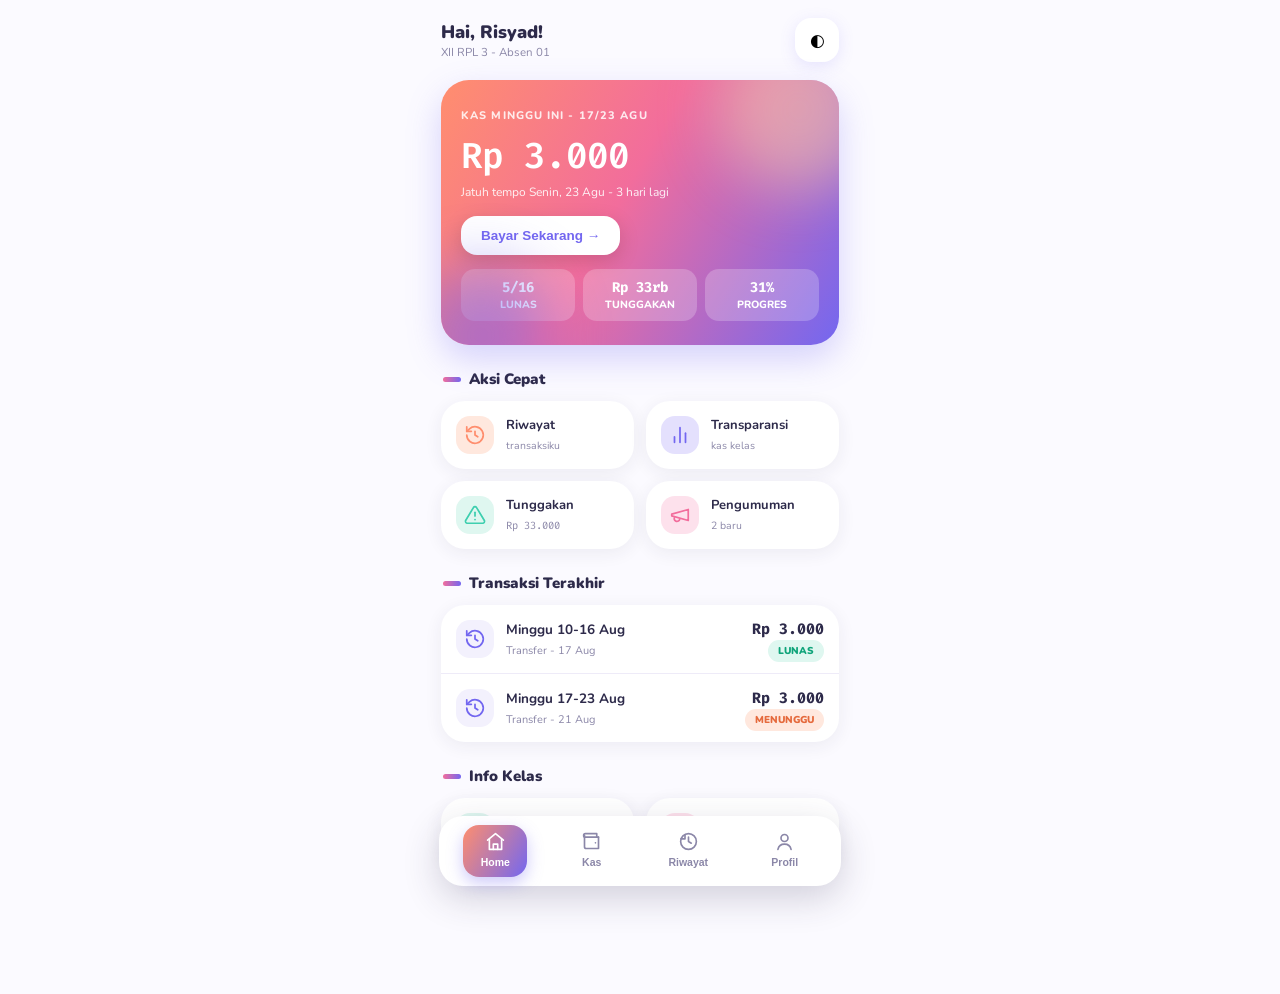
<file: mockup/final-siswa.html>
﻿<!DOCTYPE html><html lang="id"><head><meta charset="UTF-8"><meta name="viewport" content="width=device-width,initial-scale=1"><title>FINAL - Dashboard Siswa - KasKelas</title><link href="https://fonts.googleapis.com/css2?family=Nunito:wght@400;700;900&family=Fira+Code:wght@500;600&display=swap" rel="stylesheet"><style>
:root{--bg:#FBFAFF;--ink:#2D2A4A;--muted:#8B87A8;--violet:#7367F0;--mint:#3ECFAF;--pink:#F26D9C;--peach:#FF8E6E;--line:#EEEBF8;--r:24px}
*{box-sizing:border-box;margin:0}body{background:var(--bg);color:var(--ink);font-family:Nunito,system-ui,sans-serif;font-size:15px;padding-bottom:110px}
.wrap{max-width:430px;margin:0 auto;padding:18px 16px}
.amount{font-family:'Fira Code',monospace;font-variant-numeric:tabular-nums}
.ic{stroke:currentColor;fill:none;stroke-width:1.9;stroke-linecap:round;stroke-linejoin:round}
.top{display:flex;justify-content:space-between;align-items:center;margin-bottom:18px}
.top b{font-weight:900;font-size:18px}
.top span{display:block;font-size:11.5px;color:var(--muted)}
.tg{width:44px;height:44px;border-radius:16px;border:none;background:#fff;box-shadow:0 4px 16px rgba(115,103,240,.15);cursor:pointer;font-size:17px}
.aurora{border-radius:28px;padding:24px 20px;color:#fff;position:relative;overflow:hidden;background:linear-gradient(120deg,#FF8E6E 0%,#F26D9C 45%,#7367F0 100%);box-shadow:0 14px 34px rgba(115,103,240,.28)}
.aurora::before,.aurora::after{content:'';position:absolute;border-radius:50%;filter:blur(30px);opacity:.5}
.aurora::before{width:160px;height:160px;background:#FFD3A5;top:-50px;right:-40px}
.aurora::after{width:140px;height:140px;background:#7367F0;bottom:-60px;left:-30px}
.aurora .lbl{font-size:11px;font-weight:800;letter-spacing:.1em;text-transform:uppercase;opacity:.85}
.aurora .bal{font-family:'Fira Code';font-size:36px;font-weight:600;margin:8px 0 4px;letter-spacing:-1px}
.aurora .due{font-size:12px;opacity:.9}
.aurora .go{margin-top:16px;display:inline-flex;align-items:center;gap:8px;background:#fff;color:#7367F0;font-weight:900;font-size:13.5px;padding:12px 20px;border-radius:16px;border:none;cursor:pointer;box-shadow:0 6px 20px rgba(0,0,0,.15)}
.pillrow{display:flex;gap:8px;margin-top:14px}
.pill{flex:1;background:rgba(255,255,255,.22);border-radius:14px;padding:9px 6px;text-align:center;font-size:10.5px;font-weight:800}
.pill b{display:block;font-family:'Fira Code';font-size:14px}
.sec{margin:24px 2px 12px;font-weight:900;font-size:15px;display:flex;align-items:center;gap:8px}
.sec:before{content:'';width:18px;height:5px;border-radius:99px;background:linear-gradient(90deg,#F26D9C,#7367F0)}
.g2{display:grid;grid-template-columns:1fr 1fr;gap:12px}
.qa{background:#fff;border-radius:var(--r);padding:15px;cursor:pointer;box-shadow:0 4px 18px rgba(45,42,74,.07);display:flex;gap:12px;align-items:center;min-height:64px}
.qa .ic{width:38px;height:38px;border-radius:14px;padding:8px;flex:none}
.qa b{font-size:13px;display:block}.qa small{font-size:10.5px;color:var(--muted)}
.q1 .ic{background:#FFE8DE;color:#FF8E6E}.q2 .ic{background:#E4E0FD;color:#7367F0}.q3 .ic{background:#DFF7F0;color:#3ECFAF}.q4 .ic{background:#FDE1EC;color:#F26D9C}
.list{background:#fff;border-radius:var(--r);box-shadow:0 4px 18px rgba(45,42,74,.07);overflow:hidden}
.li{display:flex;align-items:center;gap:12px;padding:14px 15px;border-bottom:1px solid var(--line)}.li:last-child{border:none}
.li .ic{width:38px;height:38px;border-radius:14px;padding:8px;background:#F3F1FD;color:#7367F0;flex:none}
.li .t{flex:1}.li .t b{font-size:13.5px;display:block}.li .t small{color:var(--muted);font-size:11px}
.tag{font-size:10px;font-weight:900;padding:4px 10px;border-radius:99px}
.t-ok{background:#DFF7F0;color:#0FA47A}.t-w{background:#FFE8DE;color:#E56A3D}
/* BOTTOM NAV FINAL: ikon realistis + pil aktif gradasi */
.bn{position:fixed;bottom:14px;left:14px;right:14px;max-width:402px;margin:auto;background:#fff;border-radius:24px;box-shadow:0 12px 36px rgba(45,42,74,.2);display:flex;justify-content:space-around;padding:9px 8px}
.bn button{display:flex;flex-direction:column;align-items:center;gap:4px;font-size:10.5px;font-weight:800;background:none;border:none;cursor:pointer;min-height:52px;min-width:64px;color:var(--muted);border-radius:16px;padding:6px 4px}
.bn button .ic{width:21px;height:21px}
.bn button.active{background:linear-gradient(120deg,#FF8E6E,#7367F0);color:#fff;box-shadow:0 6px 16px rgba(115,103,240,.35)}
</style></head><body>
<svg style="display:none">
<symbol id="i-home" viewBox="0 0 24 24"><path d="M3 10.5 12 3l9 7.5"/><path d="M5 9.5V21h14V9.5"/><path d="M9.5 21v-6h5v6"/></symbol>
<symbol id="i-wallet" viewBox="0 0 24 24"><path d="M20 7H5a2 2 0 0 1 0-4h13v4"/><path d="M4 5v13a2 2 0 0 0 2 2h14V7"/><path d="M16.5 13.5h.01"/></symbol>
<symbol id="i-hist" viewBox="0 0 24 24"><path d="M12 7v5l3.2 1.9"/><circle cx="12" cy="12" r="9"/><path d="M3.4 9H8V4.5"/></symbol>
<symbol id="i-user" viewBox="0 0 24 24"><circle cx="12" cy="8" r="4"/><path d="M4.5 21c.8-3.8 3.9-6 7.5-6s6.7 2.2 7.5 6"/></symbol>
<symbol id="i-bell" viewBox="0 0 24 24"><path d="M18 8a6 6 0 0 0-12 0c0 7-3 9-3 9h18s-3-2-3-9"/><path d="M13.7 21a2 2 0 0 1-3.4 0"/></symbol>
<symbol id="i-card" viewBox="0 0 24 24"><rect x="2" y="5" width="20" height="14" rx="3"/><path d="M2 10h20"/><path d="M6 15h4"/></symbol>
<symbol id="i-hist2" viewBox="0 0 24 24"><path d="M12 8v4l3 2"/><path d="M3 12a9 9 0 1 0 3-6.7L3 8"/><path d="M3 3v5h5"/></symbol>
<symbol id="i-alert" viewBox="0 0 24 24"><path d="M10.3 3.9 1.8 18a2 2 0 0 0 1.7 3h17a2 2 0 0 0 1.7-3L13.7 3.9a2 2 0 0 0-3.4 0z"/><path d="M12 9v4"/><path d="M12 17h.01"/></symbol>
<symbol id="i-chart" viewBox="0 0 24 24"><path d="M18 20V10"/><path d="M12 20V4"/><path d="M6 20v-6"/></symbol>
<symbol id="i-mega" viewBox="0 0 24 24"><path d="m3 11 18-5v12L3 13v-2z"/><path d="M11.6 16.8a3 3 0 1 1-5.8-1.6"/></symbol>
<symbol id="i-users" viewBox="0 0 24 24"><path d="M17 21v-2a4 4 0 0 0-4-4H5a4 4 0 0 0-4 4v2"/><circle cx="9" cy="7" r="4"/><path d="M16 3.1a4 4 0 0 1 0 7.75"/></symbol>
<symbol id="i-cal" viewBox="0 0 24 24"><rect x="3" y="4" width="18" height="18" rx="2"/><path d="M16 2v4M8 2v4M3 10h18"/></symbol>
</svg>

<div class="wrap">
<div class="top"><div><b>Hai, Risyad!</b><span>XII RPL 3 - Absen 01</span></div><button class="tg" title="Ganti tema">◐</button></div>
<div class="aurora">
<span class="lbl">Kas Minggu Ini - 17/23 Agu</span>
<div class="bal">Rp 3.000</div>
<div class="due">Jatuh tempo Senin, 23 Agu - 3 hari lagi</div>
<button class="go">Bayar Sekarang →</button>
<div class="pillrow"><div class="pill"><b>5/16</b>LUNAS</div><div class="pill"><b>Rp 33rb</b>TUNGGAKAN</div><div class="pill"><b>31%</b>PROGRES</div></div>
</div>
<div class="sec">Aksi Cepat</div>
<div class="g2">
<div class="qa q1"><svg class="ic" viewBox="0 0 24 24"><path d="M12 8v4l3 2"/><path d="M3 12a9 9 0 1 0 3-6.7L3 8"/><path d="M3 3v5h5"/></svg><div><b>Riwayat</b><small>transaksiku</small></div></div>
<div class="qa q2"><svg class="ic" viewBox="0 0 24 24"><path d="M18 20V10"/><path d="M12 20V4"/><path d="M6 20v-6"/></svg><div><b>Transparansi</b><small>kas kelas</small></div></div>
<div class="qa q3"><svg class="ic" viewBox="0 0 24 24"><path d="M10.3 3.9 1.8 18a2 2 0 0 0 1.7 3h17a2 2 0 0 0 1.7-3L13.7 3.9a2 2 0 0 0-3.4 0z"/><path d="M12 9v4"/><path d="M12 17h.01"/></svg><div><b>Tunggakan</b><small class="amount">Rp 33.000</small></div></div>
<div class="qa q4"><svg class="ic" viewBox="0 0 24 24"><path d="m3 11 18-5v12L3 13v-2z"/><path d="M11.6 16.8a3 3 0 1 1-5.8-1.6"/></svg><div><b>Pengumuman</b><small>2 baru</small></div></div>
</div>
<div class="sec">Transaksi Terakhir</div>
<div class="list">
<div class="li"><svg class="ic" viewBox="0 0 24 24"><path d="M12 8v4l3 2"/><path d="M3 12a9 9 0 1 0 3-6.7L3 8"/><path d="M3 3v5h5"/></svg><div class="t"><b>Minggu 10-16 Aug</b><small>Transfer - 17 Aug</small></div><div style="text-align:right"><b class="amount">Rp 3.000</b><br><span class="tag t-ok">LUNAS</span></div></div>
<div class="li"><svg class="ic" viewBox="0 0 24 24"><path d="M12 8v4l3 2"/><path d="M3 12a9 9 0 1 0 3-6.7L3 8"/><path d="M3 3v5h5"/></svg><div class="t"><b>Minggu 17-23 Aug</b><small>Transfer - 21 Aug</small></div><div style="text-align:right"><b class="amount">Rp 3.000</b><br><span class="tag t-w">MENUNGGU</span></div></div>
</div>
<div class="sec">Info Kelas</div>
<div class="g2">
<div class="qa q3"><svg class="ic" viewBox="0 0 24 24"><path d="M17 21v-2a4 4 0 0 0-4-4H5a4 4 0 0 0-4 4v2"/><circle cx="9" cy="7" r="4"/><path d="M16 3.1a4 4 0 0 1 0 7.75"/></svg><div><b>Anggota</b><small>36 siswa</small></div></div>
<div class="qa q4"><svg class="ic" viewBox="0 0 24 24"><rect x="3" y="4" width="18" height="18" rx="2"/><path d="M16 2v4M8 2v4M3 10h18"/></svg><div><b>Kalender</b><small>jatuh tempo</small></div></div>
</div>
</div>
<nav class="bn">
<button class="active"><svg class="ic" viewBox="0 0 24 24"><path d="M3 10.5 12 3l9 7.5"/><path d="M5 9.5V21h14V9.5"/><path d="M9.5 21v-6h5v6"/></svg>Home</button>
<button><svg class="ic" viewBox="0 0 24 24"><path d="M20 7H5a2 2 0 0 1 0-4h13v4"/><path d="M4 5v13a2 2 0 0 0 2 2h14V7"/><path d="M16.5 13.5h.01"/></svg>Kas</button>
<button><svg class="ic" viewBox="0 0 24 24"><path d="M12 7v5l3.2 1.9"/><circle cx="12" cy="12" r="9"/><path d="M3.4 9H8V4.5"/></svg>Riwayat</button>
<button><svg class="ic" viewBox="0 0 24 24"><circle cx="12" cy="8" r="4"/><path d="M4.5 21c.8-3.8 3.9-6 7.5-6s6.7 2.2 7.5 6"/></svg>Profil</button>
</nav>
</body></html>
</file>
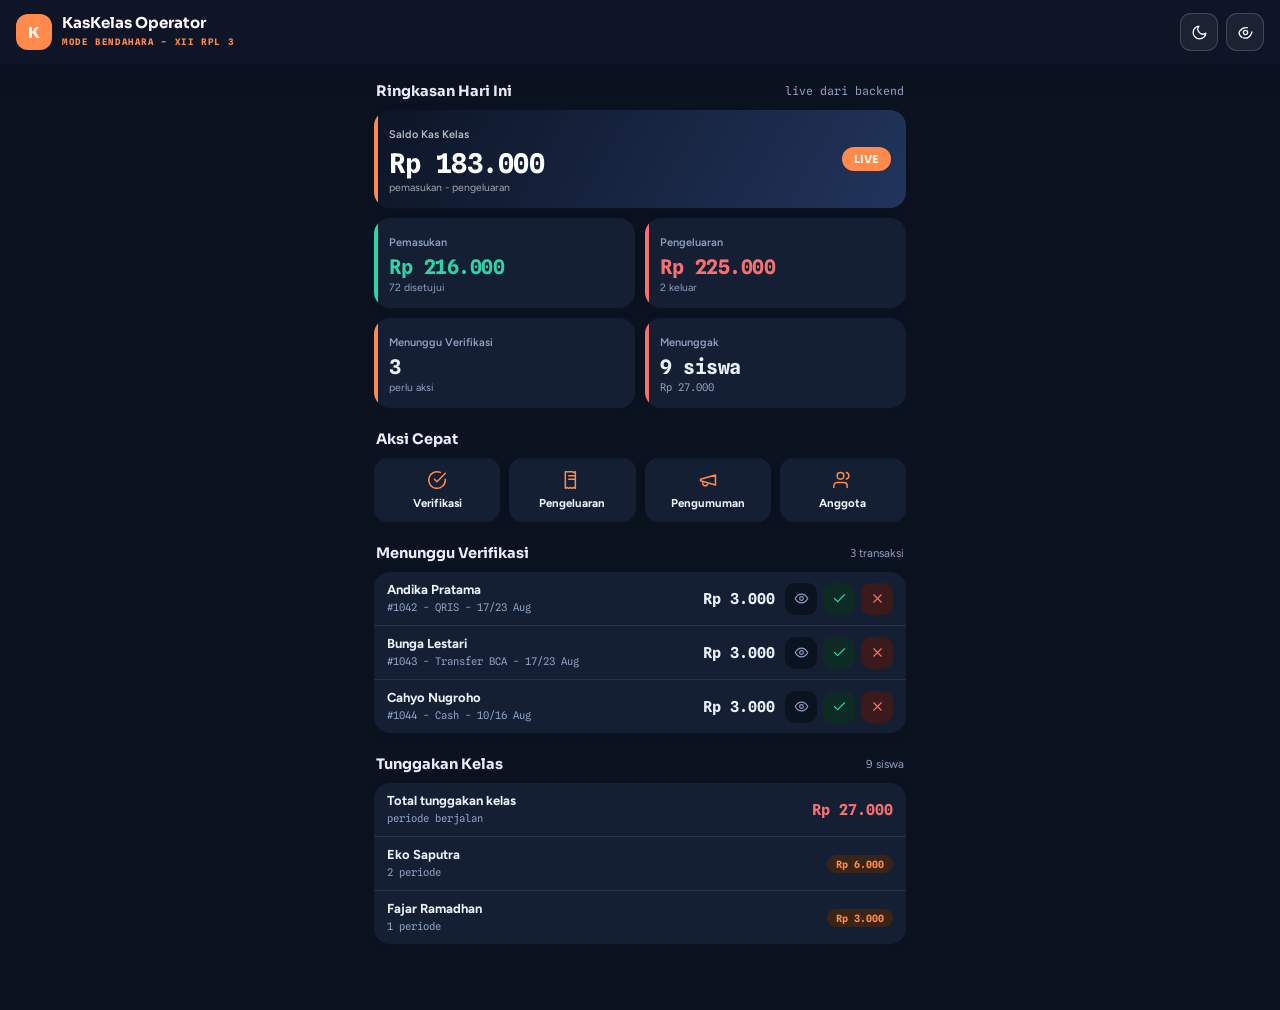
<file: mockup/v2-bendahara.html>
﻿<!DOCTYPE html>
<html lang="id" data-theme="dark">
<head>
<meta charset="UTF-8">
<meta name="viewport" content="width=device-width, initial-scale=1">
<title>V2 - Dashboard Bendahara - KasKelas</title>
<link href="https://fonts.googleapis.com/css2?family=Sora:wght@600;800&family=Figtree:wght@400;600;700&family=Spline+Sans+Mono:wght@500;700&display=swap" rel="stylesheet">
<style>
:root{--bg:#F2F5FA;--surface:#FFF;--ink:#16243F;--muted:#64748B;--navy:#16243F;--orange:#EA6A2A;--orange-soft:#FFEDE2;--mint:#0FA47A;--mint-soft:#E2F6EF;--red:#DC4C4C;--line:#E2E8F0;--r:16px;--bar:#16243F}
[data-theme=dark]{--bg:#0B1220;--surface:#151F33;--ink:#EAF0FA;--muted:#8CA0BF;--orange:#FF8A4C;--orange-soft:#3A2417;--mint:#2DD4A7;--mint-soft:#0E2B23;--red:#F87171;--line:#243350;--bar:#0D1526}
*{box-sizing:border-box;margin:0}
body{background:var(--bg);color:var(--ink);font-family:'Figtree',system-ui,sans-serif;font-size:15px;padding-bottom:40px}
.wrap{max-width:560px;margin:0 auto;padding:0 14px 26px}
.amount,.mono{font-family:'Spline Sans Mono',monospace;font-variant-numeric:tabular-nums}
.ic{stroke:currentColor;fill:none;stroke-width:1.8;stroke-linecap:round;stroke-linejoin:round}
.bar{position:sticky;top:0;z-index:5;background:var(--bar);color:#fff;padding:13px 16px;display:flex;align-items:center;justify-content:space-between;box-shadow:0 6px 24px rgba(10,18,38,.35)}
.bar .brand{display:flex;align-items:center;gap:10px}
.logo{width:36px;height:36px;border-radius:12px;background:var(--orange);display:flex;align-items:center;justify-content:center;font-family:'Sora';font-weight:800;color:#fff}
.bar b{font-family:'Sora';font-size:15px;display:block;line-height:1.1}
.bar .mode{font-family:'Spline Sans Mono';font-size:9px;letter-spacing:.18em;color:var(--orange);font-weight:700}
.bar .r{display:flex;gap:8px}
.bbtn{width:38px;height:38px;border-radius:11px;border:1px solid rgba(255,255,255,.16);background:rgba(255,255,255,.06);color:#fff;display:flex;align-items:center;justify-content:center;cursor:pointer}
.sec{display:flex;align-items:center;justify-content:space-between;margin:22px 2px 10px}
.sec b{font-family:'Sora';font-size:14.5px}
.sec span{font-size:11.5px;color:var(--muted)}
.kpis{display:grid;grid-template-columns:repeat(2,1fr);gap:10px}
.kpi{background:var(--surface);border-radius:var(--r);padding:14px 15px;box-shadow:0 2px 14px rgba(22,36,63,.07);position:relative;overflow:hidden}
.kpi::after{content:'';position:absolute;left:0;top:0;bottom:0;width:4px;background:var(--accent,var(--orange))}
.kpi .lbl{font-size:11px;color:var(--muted);font-weight:600}
.kpi .val{font-family:'Spline Sans Mono';font-size:20px;font-weight:700;margin-top:5px;letter-spacing:-.5px}
.kpi .sub{font-size:10.5px;color:var(--muted);margin-top:2px}
.kpi.big{grid-column:1/-1;display:flex;align-items:center;justify-content:space-between;background:linear-gradient(120deg,var(--bar),#22345C);color:#fff}
.kpi.big .lbl{color:rgba(255,255,255,.7)}.kpi.big .val{font-size:27px}.kpi.big .sub{color:rgba(255,255,255,.6)}
.kpi.big .pill{background:var(--orange);color:#fff;font-family:'Sora';font-weight:700;font-size:11px;padding:5px 12px;border-radius:99px}
.qrow{display:flex;gap:9px}
.qa{flex:1;min-height:64px;border:none;border-radius:14px;cursor:pointer;display:flex;flex-direction:column;align-items:center;justify-content:center;gap:6px;font-family:'Figtree';font-weight:700;font-size:11.5px;color:var(--ink);background:var(--surface);box-shadow:0 2px 12px rgba(22,36,63,.07)}
.qa svg{width:20px;height:20px;color:var(--orange)}
.dense{background:var(--surface);border-radius:var(--r);box-shadow:0 2px 14px rgba(22,36,63,.07);overflow:hidden}
.dr{display:flex;align-items:center;gap:10px;padding:10px 13px;border-bottom:1px solid var(--line);min-height:50px}
.dr:last-child{border:none}
.dr:hover{background:color-mix(in srgb,var(--orange) 4%,transparent)}
.dr .n{flex:1;min-width:0}.dr .n b{font-size:13px;display:block}.dr .n small{color:var(--muted);font-size:10.5px;font-family:'Spline Sans Mono'}
.act{display:flex;gap:6px}
.act button{width:32px;height:32px;border-radius:10px;border:none;cursor:pointer;display:flex;align-items:center;justify-content:center}
.ok{background:var(--mint-soft);color:var(--mint)}.no{background:#FDE8E8;color:var(--red)}
[data-theme=dark] .no{background:#3A1A1A}
.eye{background:var(--bg);color:var(--muted)}
.tag{font-family:'Spline Sans Mono';font-size:10px;font-weight:700;padding:3px 9px;border-radius:99px}
.t-ok{background:var(--mint-soft);color:var(--mint)}.t-wait{background:var(--orange-soft);color:var(--orange)}
</style>
</head>
<body>
<svg style="display:none"><symbol id="i-set" viewBox="0 0 24 24"><circle cx="12" cy="12" r="3"/><path d="M19.4 15A9 9 0 0 0 21 12a9 9 0 0 0-.1-1M14.7 5.3A9 9 0 0 0 12 5c-3 0-5.5 1.7-6.9 4M4.6 9A9 9 0 0 0 3 12c0 3 1.7 5.5 4 6.9M9 19.7c1 .2 2 .3 3 .3 3 0 5.5-1.7 6.9-4"/></symbol><symbol id="i-sun" viewBox="0 0 24 24"><circle cx="12" cy="12" r="4"/><path d="M12 2v2m0 16v2M4.9 4.9l1.4 1.4m11.4 11.4 1.4 1.4M2 12h2m16 0h2M4.9 19.1l1.4 1.4"/></symbol></svg>

<header class="bar">
  <div class="brand">
    <span class="logo">K</span>
    <div><b>KasKelas Operator</b><span class="mode">MODE BENDAHARA - XII RPL 3</span></div>
  </div>
  <div class="r">
    <button class="bbtn" onclick="document.documentElement.dataset.theme=document.documentElement.dataset.theme==='dark'?'':'dark'"><svg class="ic" viewBox="0 0 24 24" style="width:17px;height:17px"><path d="M21 12.8A9 9 0 1 1 11.2 3a7 7 0 0 0 9.8 9.8z"/></svg></button>
    <button class="bbtn"><svg class="ic" viewBox="0 0 24 24" style="width:17px;height:17px"><circle cx="12" cy="12" r="3"/><path d="M19.4 15A9 9 0 0 0 21 12a9 9 0 0 0-.1-1M14.7 5.3A9 9 0 0 0 12 5c-3 0-5.5 1.7-6.9 4M4.6 9A9 9 0 0 0 3 12c0 3 1.7 5.5 4 6.9M9 19.7c1 .2 2 .3 3 .3 3 0 5.5-1.7 6.9-4"/></svg></button>
  </div>
</header>

<div class="wrap">
<div class="sec" style="margin-top:18px"><b>Ringkasan Hari Ini</b><span class="amount">live dari backend</span></div>
<div class="kpis">
  <div class="kpi big"><div><span class="lbl">Saldo Kas Kelas</span><div class="val">Rp 183.000</div><div class="sub">pemasukan - pengeluaran</div></div><span class="pill">LIVE</span></div>
  <div class="kpi" style="--accent:var(--mint)"><span class="lbl">Pemasukan</span><div class="val" style="color:var(--mint)">Rp 216.000</div><div class="sub">72 disetujui</div></div>
  <div class="kpi" style="--accent:var(--red)"><span class="lbl">Pengeluaran</span><div class="val" style="color:var(--red)">Rp 225.000</div><div class="sub">2 keluar</div></div>
  <div class="kpi" style="--accent:var(--orange)"><span class="lbl">Menunggu Verifikasi</span><div class="val">3</div><div class="sub">perlu aksi</div></div>
  <div class="kpi" style="--accent:var(--red)"><span class="lbl">Menunggak</span><div class="val">9 siswa</div><div class="sub amount">Rp 27.000</div></div>
</div>

<div class="sec"><b>Aksi Cepat</b></div>
<div class="qrow">
  <button class="qa"><svg class="ic" viewBox="0 0 24 24"><path d="M22 11.1V12a10 10 0 1 1-5.9-9.1"/><path d="m22 4-10 10-3-3"/></svg>Verifikasi</button>
  <button class="qa"><svg class="ic" viewBox="0 0 24 24"><path d="M4 2v20l2-1 2 1 2-1 2 1 2-1 2 1V2l-2 1-2-1z"/><path d="M8 7h8"/><path d="M8 11h8"/></svg>Pengeluaran</button>
  <button class="qa"><svg class="ic" viewBox="0 0 24 24"><path d="m3 11 18-5v12L3 13v-2z"/><path d="M11.6 16.8a3 3 0 1 1-5.8-1.6"/></svg>Pengumuman</button>
  <button class="qa"><svg class="ic" viewBox="0 0 24 24"><path d="M17 21v-2a4 4 0 0 0-4-4H5a4 4 0 0 0-4 4v2"/><circle cx="9" cy="7" r="4"/><path d="M16 3.1a4 4 0 0 1 0 7.75"/></svg>Anggota</button>
</div>

<div class="sec"><b>Menunggu Verifikasi</b><span>3 transaksi</span></div>
<div class="dense">
  <div class="dr"><div class="n"><b>Andika Pratama</b><small>#1042 - QRIS - 17/23 Aug</small></div><span class="amount" style="font-weight:700">Rp 3.000</span><div class="act"><button class="eye" title="Lihat bukti"><svg class="ic" viewBox="0 0 24 24" style="width:15px;height:15px"><path d="M2 12s3.5-7 10-7 10 7 10 7-3.5 7-10 7-10-7-10-7z"/><circle cx="12" cy="12" r="3"/></svg></button><button class="ok" title="Setujui"><svg class="ic" viewBox="0 0 24 24" style="width:15px;height:15px"><path d="m20 6-11 11-5-5"/></svg></button><button class="no" title="Tolak"><svg class="ic" viewBox="0 0 24 24" style="width:15px;height:15px"><path d="M18 6 6 18M6 6l12 12"/></svg></button></div></div>
  <div class="dr"><div class="n"><b>Bunga Lestari</b><small>#1043 - Transfer BCA - 17/23 Aug</small></div><span class="amount" style="font-weight:700">Rp 3.000</span><div class="act"><button class="eye" title="Lihat bukti"><svg class="ic" viewBox="0 0 24 24" style="width:15px;height:15px"><path d="M2 12s3.5-7 10-7 10 7 10 7-3.5 7-10 7-10-7-10-7z"/><circle cx="12" cy="12" r="3"/></svg></button><button class="ok" title="Setujui"><svg class="ic" viewBox="0 0 24 24" style="width:15px;height:15px"><path d="m20 6-11 11-5-5"/></svg></button><button class="no" title="Tolak"><svg class="ic" viewBox="0 0 24 24" style="width:15px;height:15px"><path d="M18 6 6 18M6 6l12 12"/></svg></button></div></div>
  <div class="dr"><div class="n"><b>Cahyo Nugroho</b><small>#1044 - Cash - 10/16 Aug</small></div><span class="amount" style="font-weight:700">Rp 3.000</span><div class="act"><button class="eye" title="Lihat bukti"><svg class="ic" viewBox="0 0 24 24" style="width:15px;height:15px"><path d="M2 12s3.5-7 10-7 10 7 10 7-3.5 7-10 7-10-7-10-7z"/><circle cx="12" cy="12" r="3"/></svg></button><button class="ok" title="Setujui"><svg class="ic" viewBox="0 0 24 24" style="width:15px;height:15px"><path d="m20 6-11 11-5-5"/></svg></button><button class="no" title="Tolak"><svg class="ic" viewBox="0 0 24 24" style="width:15px;height:15px"><path d="M18 6 6 18M6 6l12 12"/></svg></button></div></div>
</div>

<div class="sec"><b>Tunggakan Kelas</b><span>9 siswa</span></div>
<div class="dense">
  <div class="dr"><div class="n"><b>Total tunggakan kelas</b><small>periode berjalan</small></div><span class="amount" style="font-weight:800;color:var(--red)">Rp 27.000</span></div>
  <div class="dr"><div class="n"><b>Eko Saputra</b><small>2 periode</small></div><span class="tag t-wait">Rp 6.000</span></div>
  <div class="dr"><div class="n"><b>Fajar Ramadhan</b><small>1 periode</small></div><span class="tag t-wait">Rp 3.000</span></div>
</div>
</div>
</body>
</html>
</file>
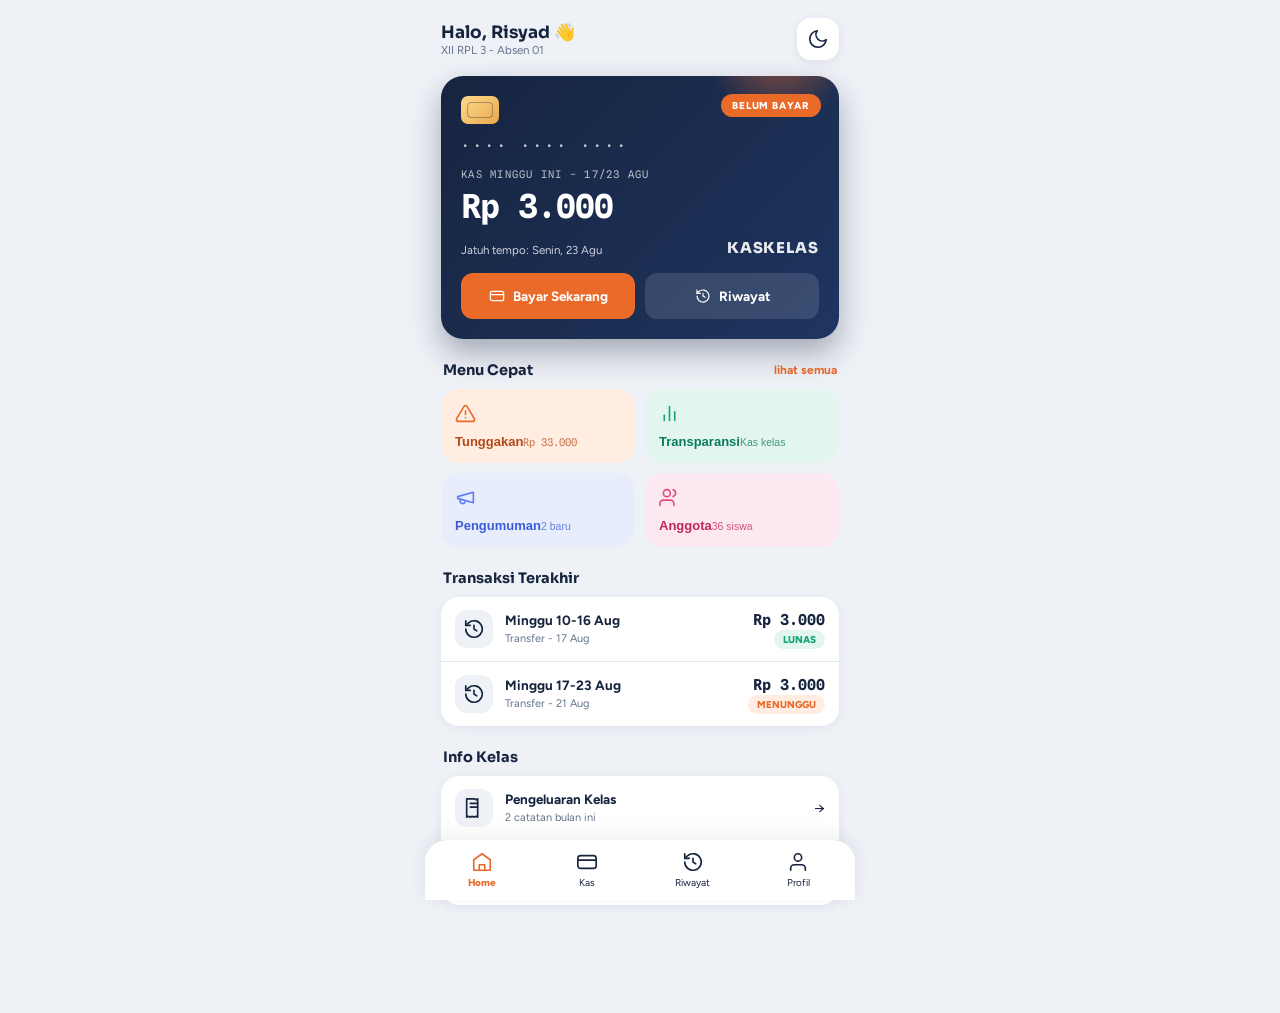
<file: mockup/v2-siswa.html>
﻿<!DOCTYPE html>
<html lang="id">
<head>
<meta charset="UTF-8">
<meta name="viewport" content="width=device-width, initial-scale=1">
<title>V2 - Dashboard Siswa - KasKelas</title>
<link href="https://fonts.googleapis.com/css2?family=Sora:wght@600;800&family=Figtree:wght@400;600;700&family=Spline+Sans+Mono:wght@500;700&display=swap" rel="stylesheet">
<style>
:root{--bg:#EEF1F6;--surface:#FFF;--ink:#16243F;--muted:#64748B;--navy:#16243F;--orange:#EA6A2A;--orange-soft:#FFEDE2;--mint:#0FA47A;--mint-soft:#E2F6EF;--red:#DC4C4C;--red-soft:#FDE8E8;--line:#E2E8F0;--r:18px}
[data-theme=dark]{--bg:#0B1220;--surface:#151F33;--ink:#EAF0FA;--muted:#8CA0BF;--navy:#EAF0FA;--orange:#FF8A4C;--orange-soft:#3A2417;--mint:#2DD4A7;--mint-soft:#0E2B23;--red:#F87171;--red-soft:#3A1A1A;--line:#243350}
*{box-sizing:border-box;margin:0}
body{background:var(--bg);color:var(--ink);font-family:'Figtree',system-ui,sans-serif;font-size:15px;padding-bottom:90px}
.wrap{max-width:430px;margin:0 auto;padding:18px 16px}
.amount{font-family:'Spline Sans Mono',monospace;font-variant-numeric:tabular-nums}
.top{display:flex;justify-content:space-between;align-items:center;margin-bottom:16px}
.top b{font-family:'Sora';font-size:17px}
.top span{display:block;font-size:11.5px;color:var(--muted)}
.tbtn{width:42px;height:42px;border-radius:14px;border:none;background:var(--surface);box-shadow:0 2px 10px rgba(22,36,63,.08);display:flex;align-items:center;justify-content:center;cursor:pointer;color:var(--ink)}
.ic{width:22px;height:22px;stroke:currentColor;fill:none;stroke-width:1.8;stroke-linecap:round;stroke-linejoin:round}

/* SIGNATURE: kartu fisik */
.card{background:linear-gradient(135deg,#16243F,#1F3560);color:#fff;border-radius:22px;padding:20px;position:relative;overflow:hidden;box-shadow:0 14px 30px rgba(22,36,63,.35)}
.card::before{content:'';position:absolute;inset:0;background:radial-gradient(120px 120px at 85% -10%,rgba(234,106,42,.55),transparent 60%)}
.card .chip{width:38px;height:28px;border-radius:7px;background:linear-gradient(135deg,#FFD98A,#E8A94E);margin-bottom:14px;position:relative}
.card .chip::after{content:'';position:absolute;inset:6px;border:1.5px solid rgba(22,36,63,.35);border-radius:4px}
.card .dots{font-family:'Spline Sans Mono';letter-spacing:4px;font-size:14px;opacity:.75;margin-bottom:10px}
.card .lbl{font-size:10.5px;letter-spacing:.12em;text-transform:uppercase;opacity:.7;font-family:'Spline Sans Mono'}
.card .val{font-family:'Spline Sans Mono';font-size:33px;font-weight:700;letter-spacing:-1px;margin:4px 0 2px}
.card .row{display:flex;justify-content:space-between;align-items:flex-end;margin-top:12px}
.card .due{font-size:11.5px;opacity:.8}
.card .brand{font-family:'Sora';font-weight:800;letter-spacing:.06em;opacity:.9}
.card .cta{margin-top:16px;display:flex;gap:10px}
.card .cta a{flex:1;height:46px;border-radius:12px;display:flex;align-items:center;justify-content:center;gap:8px;font-weight:700;font-size:13.5px;text-decoration:none}
.cta .go{background:var(--orange);color:#fff}
.cta .gh{background:rgba(255,255,255,.12);color:#fff}
.badge{position:absolute;top:18px;right:18px;background:var(--orange);color:#fff;font-size:10px;font-weight:800;letter-spacing:.08em;padding:5px 11px;border-radius:99px}

.sec{display:flex;align-items:center;justify-content:space-between;margin:22px 2px 10px}
.sec b{font-family:'Sora';font-size:14.5px}
.sec a{font-size:12px;color:var(--orange);font-weight:700;text-decoration:none}

.tiles{display:grid;grid-template-columns:1fr 1fr;gap:10px}
.tile{border:none;border-radius:var(--r);padding:14px;cursor:pointer;text-align:left;min-height:74px;display:flex;flex-direction:column;justify-content:space-between}
.tile .ic{width:21px;height:21px}
.tile b{font-size:13px}
.tile small{font-size:10.5px;opacity:.75}
.t1{background:var(--orange-soft);color:#B34A16}.t1 .ic{color:var(--orange)}
[data-theme=dark] .t1{color:#FFB98A}
.t2{background:var(--mint-soft);color:#0B7A5C}.t2 .ic{color:var(--mint)}
[data-theme=dark] .t2{color:#7FE8C8}
.t3{background:#E8EDFB;color:#3B5BDB}.t3 .ic{color:#5C7CFA}
[data-theme=dark] .t3{background:#1B2A52;color:#A5B8F5}
.t4{background:#FBE8F1;color:#C2255C}.t4 .ic{color:#E64980}
[data-theme=dark] .t4{background:#331722;color:#F7A8C6}

.list{background:var(--surface);border-radius:var(--r);box-shadow:0 2px 12px rgba(22,36,63,.06);overflow:hidden}
.li{display:flex;align-items:center;gap:12px;padding:13px 14px;border-bottom:1px solid var(--line)}
.li:last-child{border:none}
.li .ic{width:38px;height:38px;border-radius:12px;padding:8px;background:var(--bg);color:var(--ink);flex:none}
.li .t{flex:1}.li .t b{font-size:13.5px;display:block}.li .t small{color:var(--muted);font-size:11px}
.tag{font-size:10px;font-weight:800;padding:3px 9px;border-radius:99px}
.t-ok{background:var(--mint-soft);color:var(--mint)}.t-wait{background:var(--orange-soft);color:var(--orange)}
.bn{position:fixed;bottom:0;left:0;right:0;background:var(--surface);box-shadow:0 -4px 20px rgba(22,36,63,.08);display:flex;justify-content:space-around;padding:6px 4px calc(6px + env(safe-area-inset-bottom));border-radius:22px 22px 0 0;margin:auto;max-width:430px}
.bn button{display:flex;flex-direction:column;align-items:center;gap:3px;font-size:10px;background:none;border:none;cursor:pointer;min-height:48px;min-width:58px;justify-content:center;color:var(--ink);font-family:'Figtree'}
.bn .active{color:var(--orange);font-weight:800}
</style>
</head>
<body>
<svg style="display:none"><symbol id="i-card" viewBox="0 0 24 24"><rect x="2" y="5" width="20" height="14" rx="3"/><path d="M2 10h20"/></symbol><symbol id="i-hist" viewBox="0 0 24 24"><path d="M12 8v4l3 2"/><path d="M3 12a9 9 0 1 0 3-6.7L3 8"/><path d="M3 3v5h5"/></symbol><symbol id="i-alert" viewBox="0 0 24 24"><path d="M10.3 3.9 1.8 18a2 2 0 0 0 1.7 3h17a2 2 0 0 0 1.7-3L13.7 3.9a2 2 0 0 0-3.4 0z"/><path d="M12 9v4"/><path d="M12 17h.01"/></symbol><symbol id="i-chart" viewBox="0 0 24 24"><path d="M18 20V10"/><path d="M12 20V4"/><path d="M6 20v-6"/></symbol><symbol id="i-receipt" viewBox="0 0 24 24"><path d="M4 2v20l2-1 2 1 2-1 2 1 2-1 2 1V2l-2 1-2-1z"/><path d="M8 7h8"/><path d="M8 11h8"/></symbol><symbol id="i-mega" viewBox="0 0 24 24"><path d="m3 11 18-5v12L3 13v-2z"/><path d="M11.6 16.8a3 3 0 1 1-5.8-1.6"/></symbol><symbol id="i-cal" viewBox="0 0 24 24"><rect x="3" y="4" width="18" height="18" rx="2"/><path d="M16 2v4M8 2v4M3 10h18"/></symbol><symbol id="i-users" viewBox="0 0 24 24"><path d="M17 21v-2a4 4 0 0 0-4-4H5a4 4 0 0 0-4 4v2"/><circle cx="9" cy="7" r="4"/><path d="M16 3.1a4 4 0 0 1 0 7.75"/></symbol></svg>

<div class="wrap">
<div class="top">
  <div><b>Halo, Risyad 👋</b><span>XII RPL 3 - Absen 01</span></div>
  <button class="tbtn" onclick="document.documentElement.dataset.theme=document.documentElement.dataset.theme==='dark'?'':'dark'"><svg class="ic" viewBox="0 0 24 24"><path d="M21 12.8A9 9 0 1 1 11.2 3a7 7 0 0 0 9.8 9.8z"/></svg></button>
</div>

<!-- SIGNATURE: kartu kas -->
<div class="card">
  <span class="badge">BELUM BAYAR</span>
  <div class="chip"></div>
  <div class="dots">&bull;&bull;&bull;&bull; &bull;&bull;&bull;&bull; &bull;&bull;&bull;&bull;</div>
  <span class="lbl">Kas Minggu Ini - 17/23 Agu</span>
  <div class="val">Rp 3.000</div>
  <div class="row"><span class="due">Jatuh tempo: Senin, 23 Agu</span><span class="brand">KASKELAS</span></div>
  <div class="cta">
    <a class="go" href="#"><svg class="ic" style="width:16px;height:16px" viewBox="0 0 24 24"><rect x="2" y="5" width="20" height="14" rx="3"/><path d="M2 10h20"/></svg>Bayar Sekarang</a>
    <a class="gh" href="#"><svg class="ic" style="width:16px;height:16px" viewBox="0 0 24 24"><path d="M12 8v4l3 2"/><path d="M3 12a9 9 0 1 0 3-6.7L3 8"/><path d="M3 3v5h5"/></svg>Riwayat</a>
  </div>
</div>

<div class="sec"><b>Menu Cepat</b><a href="#">lihat semua</a></div>
<div class="tiles">
  <button class="tile t1"><svg class="ic" viewBox="0 0 24 24"><path d="M10.3 3.9 1.8 18a2 2 0 0 0 1.7 3h17a2 2 0 0 0 1.7-3L13.7 3.9a2 2 0 0 0-3.4 0z"/><path d="M12 9v4"/><path d="M12 17h.01"/></svg><div><b>Tunggakan</b><small class="amount">Rp 33.000</small></div></button>
  <button class="tile t2"><svg class="ic" viewBox="0 0 24 24"><path d="M18 20V10"/><path d="M12 20V4"/><path d="M6 20v-6"/></svg><div><b>Transparansi</b><small>Kas kelas</small></div></button>
  <button class="tile t3"><svg class="ic" viewBox="0 0 24 24"><path d="m3 11 18-5v12L3 13v-2z"/><path d="M11.6 16.8a3 3 0 1 1-5.8-1.6"/></svg><div><b>Pengumuman</b><small>2 baru</small></div></button>
  <button class="tile t4"><svg class="ic" viewBox="0 0 24 24"><path d="M17 21v-2a4 4 0 0 0-4-4H5a4 4 0 0 0-4 4v2"/><circle cx="9" cy="7" r="4"/><path d="M16 3.1a4 4 0 0 1 0 7.75"/></svg><div><b>Anggota</b><small>36 siswa</small></div></button>
</div>

<div class="sec"><b>Transaksi Terakhir</b></div>
<div class="list">
  <div class="li"><svg class="ic" viewBox="0 0 24 24"><path d="M12 8v4l3 2"/><path d="M3 12a9 9 0 1 0 3-6.7L3 8"/><path d="M3 3v5h5"/></svg><div class="t"><b>Minggu 10-16 Aug</b><small>Transfer - 17 Aug</small></div><div style="text-align:right"><b class="amount">Rp 3.000</b><br><span class="tag t-ok">LUNAS</span></div></div>
  <div class="li"><svg class="ic" viewBox="0 0 24 24"><path d="M12 8v4l3 2"/><path d="M3 12a9 9 0 1 0 3-6.7L3 8"/><path d="M3 3v5h5"/></svg><div class="t"><b>Minggu 17-23 Aug</b><small>Transfer - 21 Aug</small></div><div style="text-align:right"><b class="amount">Rp 3.000</b><br><span class="tag t-wait">MENUNGGU</span></div></div>
</div>

<div class="sec"><b>Info Kelas</b></div>
<div class="list">
  <div class="li"><svg class="ic" viewBox="0 0 24 24"><path d="M4 2v20l2-1 2 1 2-1 2 1 2-1 2 1V2l-2 1-2-1z"/><path d="M8 7h8"/><path d="M8 11h8"/></svg><div class="t"><b>Pengeluaran Kelas</b><small>2 catatan bulan ini</small></div><span>→</span></div>
  <div class="li"><svg class="ic" viewBox="0 0 24 24"><rect x="3" y="4" width="18" height="18" rx="2"/><path d="M16 2v4M8 2v4M3 10h18"/></svg><div class="t"><b>Kalender Kas</b><small>lihat jatuh tempo</small></div><span>→</span></div>
</div>
</div>

<nav class="bn">
  <button class="active"><svg class="ic" viewBox="0 0 24 24"><path d="M3 9.5 12 3l9 6.5V21H3z"/><path d="M9 21v-6h6v6"/></svg>Home</button>
  <button><svg class="ic" viewBox="0 0 24 24"><rect x="2" y="5" width="20" height="14" rx="3"/><path d="M2 10h20"/></svg>Kas</button>
  <button><svg class="ic" viewBox="0 0 24 24"><path d="M12 8v4l3 2"/><path d="M3 12a9 9 0 1 0 3-6.7L3 8"/><path d="M3 3v5h5"/></svg>Riwayat</button>
  <button><svg class="ic" viewBox="0 0 24 24"><path d="M20 21v-2a4 4 0 0 0-4-4H8a4 4 0 0 0-4 4v2"/><circle cx="12" cy="7" r="4"/></svg>Profil</button>
</nav>
</body>
</html>
</file>
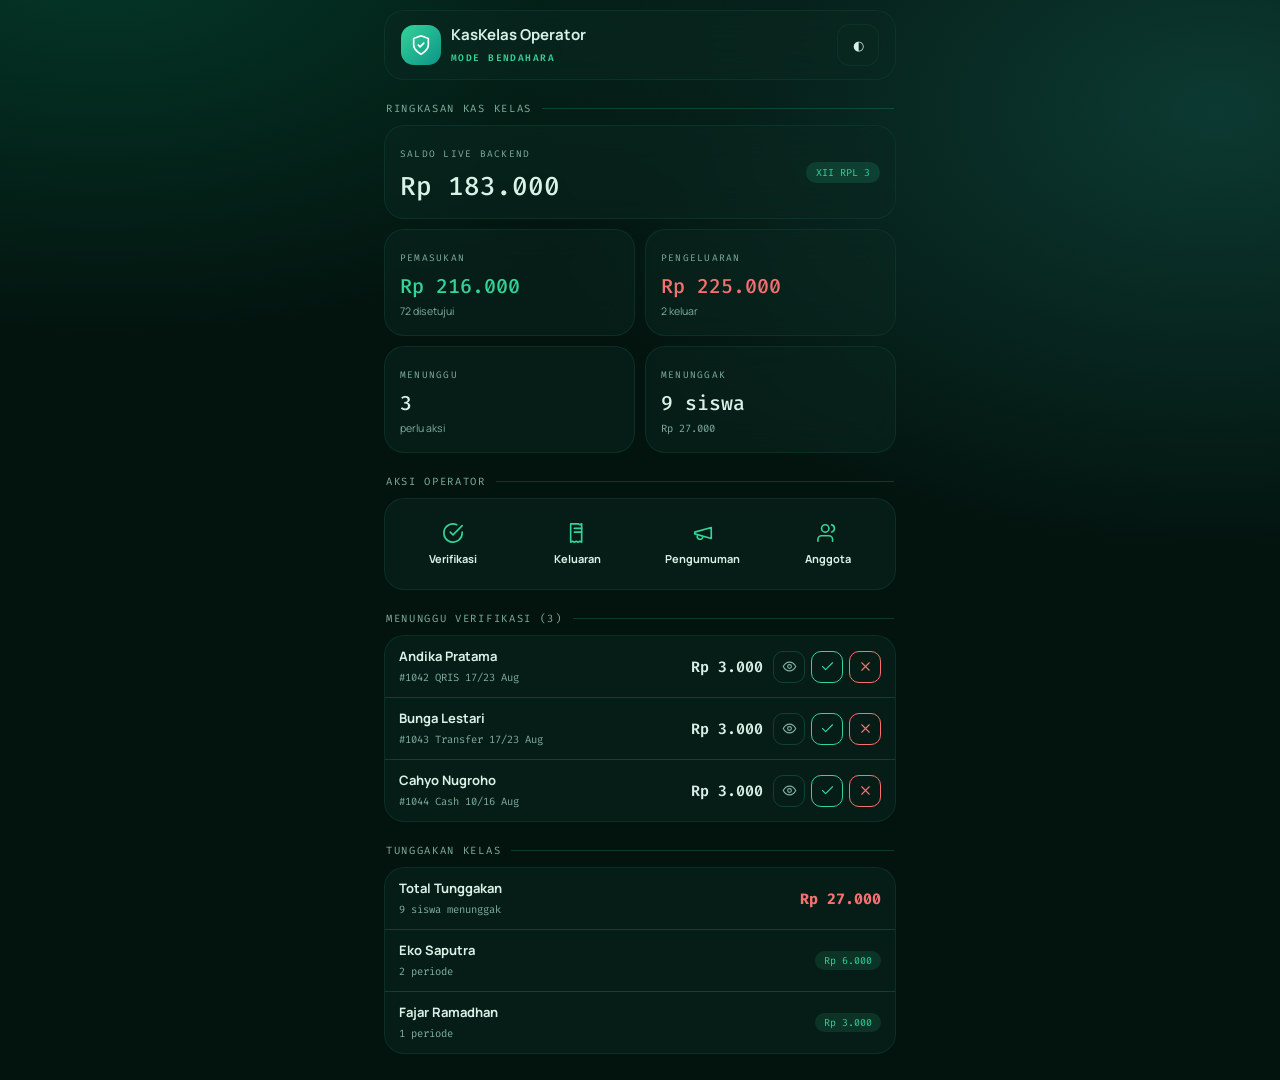
<file: mockup/v3-bendahara.html>
﻿<!DOCTYPE html><html lang="id" data-theme="dark"><head><meta charset="UTF-8"><meta name="viewport" content="width=device-width,initial-scale=1"><title>V3 Bendahara - Glass Emerald</title><link href="https://fonts.googleapis.com/css2?family=Manrope:wght@400;600;800&family=Fira+Code:wght@500&display=swap" rel="stylesheet"><style>
:root{--ink:#052E22;--muted:#4C6B60;--em:#059669;--gold:#D97706;--red:#DC2626;--glass:rgba(255,255,255,.62);--glassb:rgba(255,255,255,.75);--line:rgba(6,78,59,.14)}
[data-theme=dark]{--ink:#D9F2E8;--muted:#7FAF9F;--em:#34D399;--gold:#FBBF24;--red:#F87171;--glass:rgba(10,40,32,.5);--glassb:rgba(16,64,50,.55);--line:rgba(52,211,153,.2)}
*{box-sizing:border-box;margin:0}body{min-height:100vh;font-family:Manrope,system-ui,sans-serif;color:var(--ink);font-size:15px;background:radial-gradient(700px 400px at 8% -5%,rgba(5,150,105,.22),transparent),radial-gradient(700px 450px at 95% 10%,rgba(45,212,191,.18),transparent),#F3FAF7}
[data-theme=dark] body{background:radial-gradient(700px 400px at 8% -5%,rgba(5,150,105,.28),transparent),radial-gradient(700px 450px at 95% 10%,rgba(45,212,191,.2),transparent),#03130E}
.wrap{max-width:540px;margin:0 auto;padding:0 14px 26px}
.amount{font-family:'Fira Code',monospace;font-variant-numeric:tabular-nums}
.glass{background:var(--glass);backdrop-filter:blur(16px);-webkit-backdrop-filter:blur(16px);border:1px solid var(--glassb);border-radius:20px}
.ic{width:22px;height:22px;stroke:currentColor;fill:none;stroke-width:1.8;stroke-linecap:round;stroke-linejoin:round}
.bar{position:sticky;top:10px;z-index:5;margin:10px auto;padding:13px 16px;display:flex;justify-content:space-between;align-items:center;max-width:512px}
.bar .l{display:flex;gap:10px;align-items:center}.bar .em{width:40px;height:40px;border-radius:13px;background:linear-gradient(135deg,var(--em),#0D9488);display:flex;align-items:center;justify-content:center;color:#fff}
.bar b{display:block;font-size:15px}.bar small{font-family:'Fira Code';font-size:9.5px;letter-spacing:.15em;color:var(--em);font-weight:600}
.tg{width:42px;height:42px;border-radius:13px;border:1px solid var(--glassb);background:var(--glass);cursor:pointer;color:var(--ink);display:flex;align-items:center;justify-content:center}
.sec{margin:22px 2px 10px;font-family:'Fira Code';font-size:10.5px;letter-spacing:.16em;text-transform:uppercase;color:var(--muted);display:flex;align-items:center;gap:10px}.sec:after{content:'';flex:1;height:1px;background:var(--line)}
.g2{display:grid;grid-template-columns:1fr 1fr;gap:10px}
.kpi{padding:15px}.kpi .lbl{font-family:'Fira Code';font-size:9.5px;letter-spacing:.13em;text-transform:uppercase;color:var(--muted)}
.kpi .v{font-family:'Fira Code';font-size:20px;font-weight:500;margin-top:7px}.kpi small{font-size:10.5px;color:var(--muted)}
.kpi.big{grid-column:1/-1;display:flex;justify-content:space-between;align-items:center}.kpi.big .v{font-size:26px}
.chip{font-family:'Fira Code';font-size:10px;padding:4px 10px;border-radius:99px;background:color-mix(in srgb,var(--em) 15%,transparent);color:var(--em)}
.g4{display:grid;grid-template-columns:repeat(4,1fr);gap:10px}
.qa{display:flex;flex-direction:column;align-items:center;gap:7px;padding:13px 6px;cursor:pointer;font-weight:700;font-size:11px;color:var(--ink)}
.qa svg{color:var(--em)}
.rows{overflow:hidden}
.r{display:flex;align-items:center;gap:10px;padding:11px 14px;border-bottom:1px solid var(--line)}.r:last-child{border:none}
.r .t{flex:1}.r .t b{font-size:13px;display:block}.r .t small{color:var(--muted);font-size:10.5px;font-family:'Fira Code'}
.act{display:flex;gap:6px}
.act button{width:32px;height:32px;border-radius:10px;border:1px solid var(--line);background:transparent;cursor:pointer;color:var(--muted);display:flex;align-items:center;justify-content:center}
.ok{color:var(--em)!important;border-color:var(--em)!important}.no{color:var(--red)!important;border-color:var(--red)!important}
.tag{font-family:'Fira Code';font-size:10px;padding:3px 9px;border-radius:99px;background:color-mix(in srgb,var(--em) 12%,transparent);color:var(--em)}
</style></head><body>
<svg style="display:none"><symbol id="i-eye" viewBox="0 0 24 24"><path d="M2 12s3.5-7 10-7 10 7 10 7-3.5 7-10 7-10-7-10-7z"/><circle cx="12" cy="12" r="3"/></symbol></svg>
<div class="wrap">
<div class="glass bar"><div class="l"><span class="em"><svg class="ic" viewBox="0 0 24 24"><path d="M12 22s8-4 8-10V5l-8-3-8 3v7c0 6 8 10 8 10z"/><path d="m9 12 2 2 4-4"/></svg></span><div><b>KasKelas Operator</b><small>MODE BENDAHARA</small></div></div><button class="tg" onclick="document.documentElement.dataset.theme=document.documentElement.dataset.theme==='dark'?'light':'dark'">◐</button></div>
<div class="sec">Ringkasan Kas Kelas</div>
<div class="g2">
<div class="glass kpi big"><div><span class="lbl">Saldo Live Backend</span><div class="v amount">Rp 183.000</div></div><span class="chip">XII RPL 3</span></div>
<div class="glass kpi"><span class="lbl">Pemasukan</span><div class="v amount" style="color:var(--em)">Rp 216.000</div><small>72 disetujui</small></div>
<div class="glass kpi"><span class="lbl">Pengeluaran</span><div class="v amount" style="color:var(--red)">Rp 225.000</div><small>2 keluar</small></div>
<div class="glass kpi"><span class="lbl">Menunggu</span><div class="v">3</div><small>perlu aksi</small></div>
<div class="glass kpi"><span class="lbl">Menunggak</span><div class="v">9 siswa</div><small class="amount">Rp 27.000</small></div>
</div>
<div class="sec">Aksi Operator</div>
<div class="g4 glass" style="padding:10px">
<div class="qa"><svg class="ic" viewBox="0 0 24 24"><path d="M22 11.1V12a10 10 0 1 1-5.9-9.1"/><path d="m22 4-10 10-3-3"/></svg>Verifikasi</div>
<div class="qa"><svg class="ic" viewBox="0 0 24 24"><path d="M4 2v20l2-1 2 1 2-1 2 1 2-1 2 1V2l-2 1-2-1z"/><path d="M8 7h8"/><path d="M8 11h8"/></svg>Keluaran</div>
<div class="qa"><svg class="ic" viewBox="0 0 24 24"><path d="m3 11 18-5v12L3 13v-2z"/><path d="M11.6 16.8a3 3 0 1 1-5.8-1.6"/></svg>Pengumuman</div>
<div class="qa"><svg class="ic" viewBox="0 0 24 24"><path d="M17 21v-2a4 4 0 0 0-4-4H5a4 4 0 0 0-4 4v2"/><circle cx="9" cy="7" r="4"/><path d="M16 3.1a4 4 0 0 1 0 7.75"/></svg>Anggota</div>
</div>
<div class="sec">Menunggu Verifikasi (3)</div>
<div class="glass rows">
<div class="r"><div class="t"><b>Andika Pratama</b><small>#1042 QRIS 17/23 Aug</small></div><span class="amount" style="font-weight:600">Rp 3.000</span><div class="act"><button title="Lihat"><svg class="ic" viewBox="0 0 24 24" style="width:15px;height:15px"><path d="M2 12s3.5-7 10-7 10 7 10 7-3.5 7-10 7-10-7-10-7z"/><circle cx="12" cy="12" r="3"/></svg></button><button class="ok" title="Setujui"><svg class="ic" viewBox="0 0 24 24" style="width:15px;height:15px"><path d="m20 6-11 11-5-5"/></svg></button><button class="no" title="Tolak"><svg class="ic" viewBox="0 0 24 24" style="width:15px;height:15px"><path d="M18 6 6 18M6 6l12 12"/></svg></button></div></div>
<div class="r"><div class="t"><b>Bunga Lestari</b><small>#1043 Transfer 17/23 Aug</small></div><span class="amount" style="font-weight:600">Rp 3.000</span><div class="act"><button title="Lihat"><svg class="ic" viewBox="0 0 24 24" style="width:15px;height:15px"><path d="M2 12s3.5-7 10-7 10 7 10 7-3.5 7-10 7-10-7-10-7z"/><circle cx="12" cy="12" r="3"/></svg></button><button class="ok" title="Setujui"><svg class="ic" viewBox="0 0 24 24" style="width:15px;height:15px"><path d="m20 6-11 11-5-5"/></svg></button><button class="no" title="Tolak"><svg class="ic" viewBox="0 0 24 24" style="width:15px;height:15px"><path d="M18 6 6 18M6 6l12 12"/></svg></button></div></div>
<div class="r"><div class="t"><b>Cahyo Nugroho</b><small>#1044 Cash 10/16 Aug</small></div><span class="amount" style="font-weight:600">Rp 3.000</span><div class="act"><button title="Lihat"><svg class="ic" viewBox="0 0 24 24" style="width:15px;height:15px"><path d="M2 12s3.5-7 10-7 10 7 10 7-3.5 7-10 7-10-7-10-7z"/><circle cx="12" cy="12" r="3"/></svg></button><button class="ok" title="Setujui"><svg class="ic" viewBox="0 0 24 24" style="width:15px;height:15px"><path d="m20 6-11 11-5-5"/></svg></button><button class="no" title="Tolak"><svg class="ic" viewBox="0 0 24 24" style="width:15px;height:15px"><path d="M18 6 6 18M6 6l12 12"/></svg></button></div></div>
</div>
<div class="sec">Tunggakan Kelas</div>
<div class="glass rows">
<div class="r"><div class="t"><b>Total Tunggakan</b><small>9 siswa menunggak</small></div><span class="amount" style="font-weight:700;color:var(--red)">Rp 27.000</span></div>
<div class="r"><div class="t"><b>Eko Saputra</b><small>2 periode</small></div><span class="tag">Rp 6.000</span></div>
<div class="r"><div class="t"><b>Fajar Ramadhan</b><small>1 periode</small></div><span class="tag">Rp 3.000</span></div>
</div>
</div></body></html>
</file>
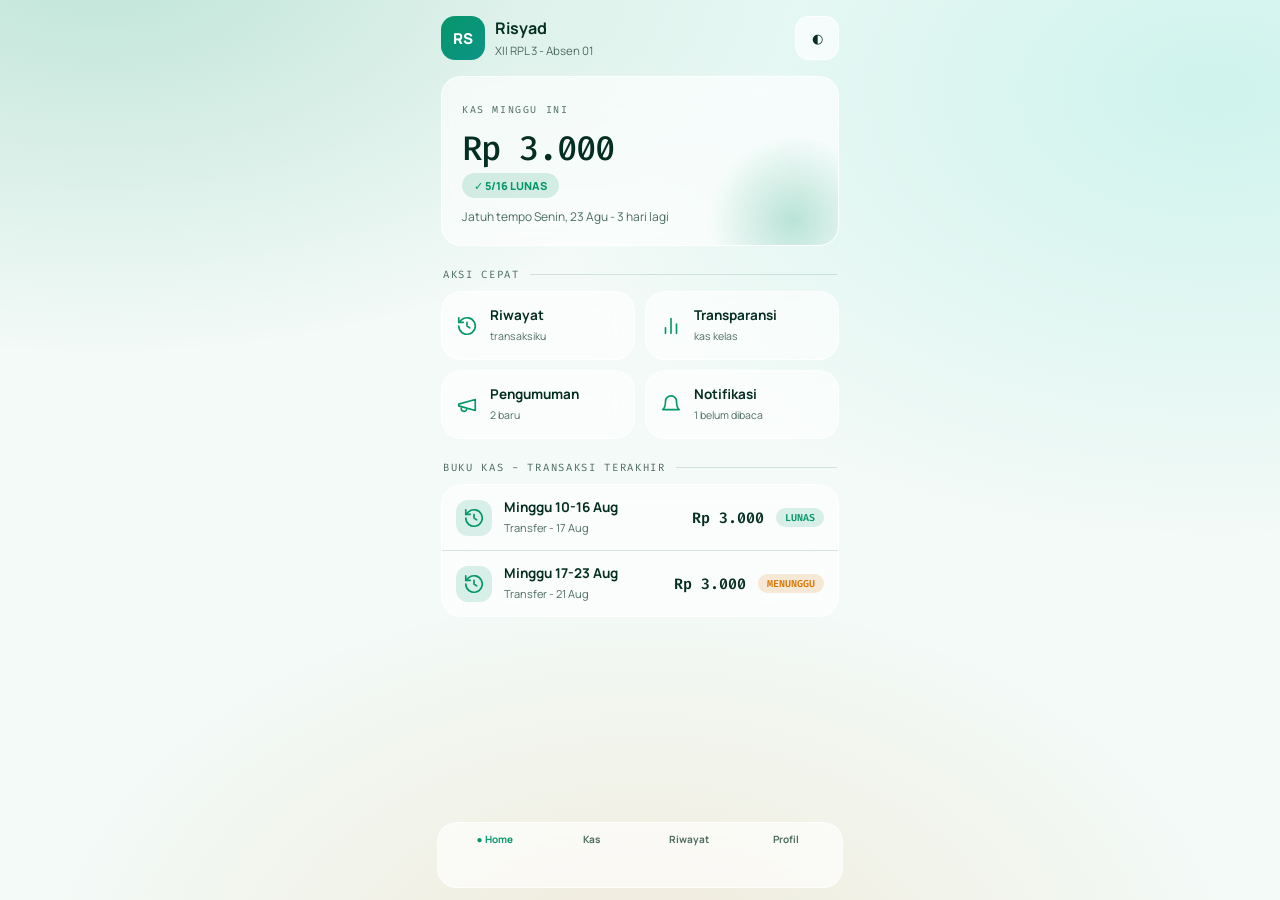
<file: mockup/v3-siswa.html>
﻿<!DOCTYPE html><html lang="id" data-theme="light"><head><meta charset="UTF-8"><meta name="viewport" content="width=device-width,initial-scale=1"><title>V3 Siswa - Glass Emerald</title><link href="https://fonts.googleapis.com/css2?family=Manrope:wght@400;600;800&family=Fira+Code:wght@500&display=swap" rel="stylesheet"><style>
:root{--ink:#052E22;--muted:#4C6B60;--em:#059669;--em2:#067a56;--gold:#D97706;--red:#DC2626;--glass:rgba(255,255,255,.62);--glassb:rgba(255,255,255,.75);--line:rgba(6,78,59,.14)}
[data-theme=dark]{--ink:#D9F2E8;--muted:#7FAF9F;--em:#34D399;--em2:#10B981;--gold:#FBBF24;--red:#F87171;--glass:rgba(10,40,32,.5);--glassb:rgba(16,64,50,.55);--line:rgba(52,211,153,.2)}
*{box-sizing:border-box;margin:0}body{min-height:100vh;font-family:Manrope,system-ui,sans-serif;color:var(--ink);font-size:15px;padding-bottom:90px;background:radial-gradient(700px 400px at 8% -5%,rgba(5,150,105,.22),transparent),radial-gradient(700px 450px at 95% 10%,rgba(45,212,191,.18),transparent),radial-gradient(600px 400px at 50% 110%,rgba(217,119,6,.12),transparent),#F3FAF7}
[data-theme=dark] body{background:radial-gradient(700px 400px at 8% -5%,rgba(5,150,105,.28),transparent),radial-gradient(700px 450px at 95% 10%,rgba(45,212,191,.2),transparent),radial-gradient(600px 400px at 50% 110%,rgba(217,119,6,.1),transparent),#03130E}
.wrap{max-width:430px;margin:0 auto;padding:16px}
.amount,.mono{font-family:'Fira Code',monospace;font-variant-numeric:tabular-nums}
.glass{background:var(--glass);backdrop-filter:blur(16px);-webkit-backdrop-filter:blur(16px);border:1px solid var(--glassb);border-radius:20px}
.top{display:flex;justify-content:space-between;align-items:center;margin-bottom:16px}
.who{display:flex;gap:10px;align-items:center}.av{width:44px;height:44px;border-radius:14px;background:linear-gradient(135deg,var(--em),#0D9488);color:#fff;display:flex;align-items:center;justify-content:center;font-weight:800}
.who b{display:block;font-size:16px}.who small{color:var(--muted);font-size:11.5px}
.tg{width:44px;height:44px;border-radius:14px;border:1px solid var(--glassb);background:var(--glass);cursor:pointer;color:var(--ink);display:flex;align-items:center;justify-content:center}
.ic{width:22px;height:22px;stroke:currentColor;fill:none;stroke-width:1.8;stroke-linecap:round;stroke-linejoin:round}
.hero{padding:20px;position:relative;overflow:hidden}
.hero::before{content:'';position:absolute;right:-40px;bottom:-60px;width:170px;height:170px;border-radius:50%;background:radial-gradient(circle,rgba(5,150,105,.25),transparent 70%)}
.lbl{font-family:'Fira Code';font-size:10px;letter-spacing:.16em;text-transform:uppercase;color:var(--muted)}
.bal{font-family:'Fira Code';font-size:34px;font-weight:500;margin:8px 0 2px;letter-spacing:-1px}
.chip{display:inline-flex;gap:6px;align-items:center;background:color-mix(in srgb,var(--em) 15%,transparent);color:var(--em);font-weight:800;font-size:11px;padding:5px 12px;border-radius:99px}
.due{font-size:12px;color:var(--muted);margin:10px 0 0}
.sec{margin:22px 2px 10px;font-family:'Fira Code';font-size:10.5px;letter-spacing:.16em;text-transform:uppercase;color:var(--muted);display:flex;align-items:center;gap:10px}
.sec:after{content:'';flex:1;height:1px;background:var(--line)}
.g9{display:grid;grid-template-columns:1fr 1fr;gap:10px}
.qa{display:flex;align-items:center;gap:12px;padding:14px;cursor:pointer;color:var(--ink);min-height:62px}
.qa svg{width:22px;height:22px;color:var(--em)}
.qa b{display:block;font-size:13.5px}.qa small{font-size:10.5px;color:var(--muted)}
.rows{overflow:hidden}
.r{display:flex;align-items:center;gap:12px;padding:13px 14px;border-bottom:1px solid var(--line)}
.r:last-child{border:none}
.r .ic{width:36px;height:36px;border-radius:12px;padding:7px;background:color-mix(in srgb,var(--em) 14%,transparent);color:var(--em);flex:none}
.r .t{flex:1}.r .t b{font-size:13.5px;display:block}.r .t small{color:var(--muted);font-size:11px}
.tag{font-family:'Fira Code';font-size:10px;font-weight:600;padding:3px 9px;border-radius:99px}
.t-ok{background:color-mix(in srgb,var(--em) 14%,transparent);color:var(--em)}.t-w{background:color-mix(in srgb,var(--gold) 16%,transparent);color:var(--gold)}
.bn{position:fixed;bottom:12px;left:12px;right:12px;max-width:406px;margin:auto;display:flex;justify-content:space-around;padding:8px;border-radius:20px}
.bn button{display:flex;flex-direction:column;align-items:center;gap:3px;font-size:10px;font-family:Manrope;font-weight:700;background:none;border:none;cursor:pointer;min-height:48px;min-width:58px;color:var(--muted)}
.bn .on{color:var(--em)}
</style></head><body>
<svg style="display:none"><symbol id="i-bell" viewBox="0 0 24 24"><path d="M18 8a6 6 0 0 0-12 0c0 7-3 9-3 9h18s-3-2-3-9"/><path d="M13.7 21a2 2 0 0 1-3.4 0"/></symbol><symbol id="i-hist" viewBox="0 0 24 24"><path d="M12 8v4l3 2"/><path d="M3 12a9 9 0 1 0 3-6.7L3 8"/><path d="M3 3v5h5"/></symbol><symbol id="i-mega" viewBox="0 0 24 24"><path d="m3 11 18-5v12L3 13v-2z"/><path d="M11.6 16.8a3 3 0 1 1-5.8-1.6"/></symbol></svg>
<div class="wrap">
<div class="top"><div class="who"><div class="av">RS</div><div><b>Risyad</b><small>XII RPL 3 - Absen 01</small></div></div><button class="tg" onclick="document.documentElement.dataset.theme=document.documentElement.dataset.theme==='dark'?'light':'dark'">◐</button></div>
<div class="glass hero"><span class="lbl">Kas Minggu Ini</span><div class="bal">Rp 3.000</div><span class="chip">✓ 5/16 LUNAS</span><p class="due">Jatuh tempo Senin, 23 Agu - 3 hari lagi</p></div>
<div class="sec">Aksi Cepat</div>
<div class="g9">
<div class="glass qa"><svg class="ic" viewBox="0 0 24 24"><path d="M12 8v4l3 2"/><path d="M3 12a9 9 0 1 0 3-6.7L3 8"/><path d="M3 3v5h5"/></svg><div><b>Riwayat</b><small>transaksiku</small></div></div>
<div class="glass qa"><svg class="ic" viewBox="0 0 24 24"><path d="M18 20V10"/><path d="M12 20V4"/><path d="M6 20v-6"/></svg><div><b>Transparansi</b><small>kas kelas</small></div></div>
<div class="glass qa"><svg class="ic" viewBox="0 0 24 24"><path d="m3 11 18-5v12L3 13v-2z"/><path d="M11.6 16.8a3 3 0 1 1-5.8-1.6"/></svg><div><b>Pengumuman</b><small>2 baru</small></div></div>
<div class="glass qa"><svg class="ic" viewBox="0 0 24 24"><path d="M18 8a6 6 0 0 0-12 0c0 7-3 9-3 9h18s-3-2-3-9"/></svg><div><b>Notifikasi</b><small>1 belum dibaca</small></div></div>
</div>
<div class="sec">Buku Kas - Transaksi Terakhir</div>
<div class="glass rows">
<div class="r"><svg class="ic" viewBox="0 0 24 24"><path d="M12 8v4l3 2"/><path d="M3 12a9 9 0 1 0 3-6.7L3 8"/><path d="M3 3v5h5"/></svg><div class="t"><b>Minggu 10-16 Aug</b><small>Transfer - 17 Aug</small></div><span class="amount" style="font-weight:600">Rp 3.000</span><span class="tag t-ok">LUNAS</span></div>
<div class="r"><svg class="ic" viewBox="0 0 24 24"><path d="M12 8v4l3 2"/><path d="M3 12a9 9 0 1 0 3-6.7L3 8"/><path d="M3 3v5h5"/></svg><div class="t"><b>Minggu 17-23 Aug</b><small>Transfer - 21 Aug</small></div><span class="amount" style="font-weight:600">Rp 3.000</span><span class="tag t-w">MENUNGGU</span></div>
</div>
</div>
<nav class="glass bn"><button class="on">● Home</button><button>Kas</button><button>Riwayat</button><button>Profil</button></nav>
</body></html>
</file>
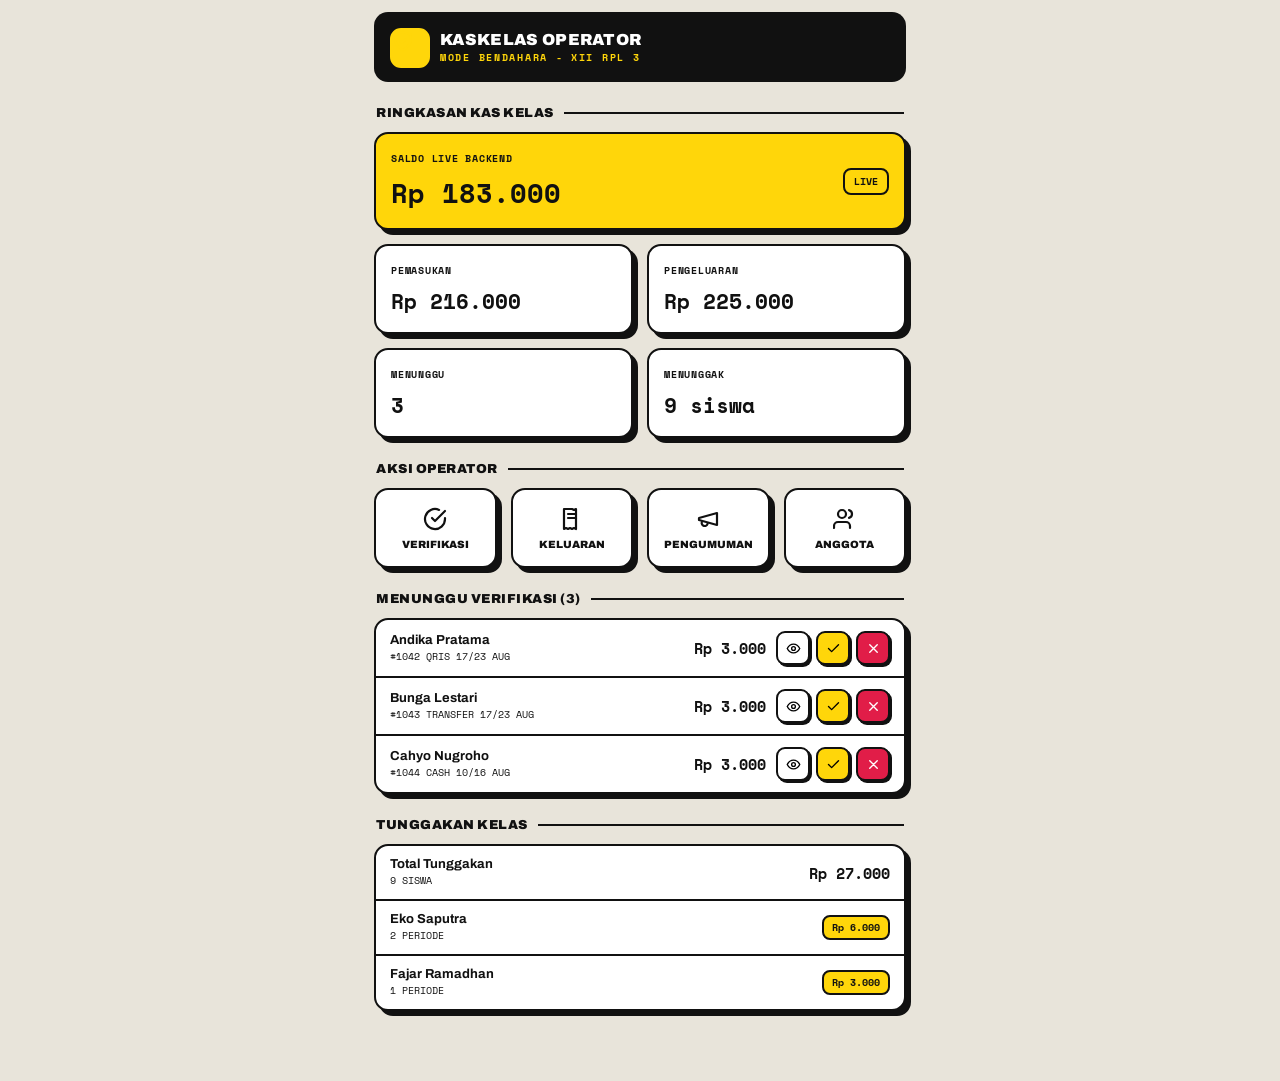
<file: mockup/v4-bendahara.html>
﻿<!DOCTYPE html><html lang="id"><head><meta charset="UTF-8"><meta name="viewport" content="width=device-width,initial-scale=1"><title>V4 Bendahara - Brutalist Fintech</title><link href="https://fonts.googleapis.com/css2?family=Archivo:wght@500;700;900&family=Space+Mono:wght@400;700&display=swap" rel="stylesheet"><style>
:root{--bg:#E8E4DA;--ink:#111;--yel:#FFD60A;--red:#E11D48;--line:#111;--sh:5px 5px 0 #111;--r:14px}
*{box-sizing:border-box;margin:0}body{background:var(--bg);color:var(--ink);font-family:Archivo,system-ui,sans-serif;font-size:15px;padding-bottom:40px}
.wrap{max-width:560px;margin:0 auto;padding:0 14px 30px}
.amount{font-family:'Space Mono',monospace;font-variant-numeric:tabular-nums}
.bx{background:#fff;border:2px solid var(--line);border-radius:var(--r);box-shadow:var(--sh)}
.ic{width:22px;height:22px;stroke:currentColor;fill:none;stroke-width:2.2;stroke-linecap:round;stroke-linejoin:round}
.bar{position:sticky;top:10px;z-index:5;margin:12px auto;padding:14px 16px;display:flex;justify-content:space-between;align-items:center;max-width:532px;background:var(--ink);color:#fff;border-radius:var(--r)}
.bar .l b{font-weight:900;text-transform:uppercase;font-size:16px;letter-spacing:.02em}
.bar .l span{display:block;font-family:'Space Mono';font-size:9.5px;letter-spacing:.18em;color:var(--yel);font-weight:700;margin-top:2px}
.bar .em{width:40px;height:40px;border:2px solid var(--yel);border-radius:11px;background:var(--yel);color:#111;display:flex;align-items:center;justify-content:center;margin-right:10px}
.bar .l{display:flex;align-items:center}
.sec{margin:24px 2px 12px;font-weight:900;text-transform:uppercase;font-size:13px;letter-spacing:.04em;display:flex;align-items:center;gap:10px}
.sec:after{content:'';flex:1;height:2px;background:var(--line)}
.g2{display:grid;grid-template-columns:1fr 1fr;gap:14px}
.kpi{padding:15px}.kpi .lbl{font-family:'Space Mono';font-size:9.5px;text-transform:uppercase;letter-spacing:.08em;font-weight:700}
.kpi .v{font-family:'Space Mono';font-size:21px;font-weight:700;margin-top:8px}
.kpi.big{grid-column:1/-1;display:flex;justify-content:space-between;align-items:center;background:var(--yel)}
.kpi.big .v{font-size:27px}
.chip{font-family:'Space Mono';font-size:10px;font-weight:700;border:2px solid var(--line);padding:4px 9px;border-radius:8px}
.g4{display:grid;grid-template-columns:repeat(4,1fr);gap:14px}
.qa{display:flex;flex-direction:column;gap:8px;padding:13px 6px;cursor:pointer;font-weight:900;font-size:10.5px;text-transform:uppercase;align-items:center;min-height:80px;justify-content:center}
.qa svg{width:24px;height:24px}
.qa:hover{transform:translate(-1px,-1px);box-shadow:6px 6px 0 #111}
.rows{overflow:hidden}
.r{display:flex;align-items:center;gap:10px;padding:11px 14px;border-bottom:2px solid var(--line)}.r:last-child{border:none}
.r .t{flex:1}.r .t b{font-size:13px;font-weight:700;display:block}.r .t small{font-family:'Space Mono';font-size:10px}
.act{display:flex;gap:6px}
.act button{width:34px;height:34px;border:2px solid var(--line);border-radius:9px;background:#fff;cursor:pointer;display:flex;align-items:center;justify-content:center;box-shadow:2px 2px 0 #111}
.ok{background:var(--yel)!important}.no{background:var(--red)!important;color:#fff!important}
.tag{font-family:'Space Mono';font-size:10px;font-weight:700;border:2px solid var(--line);padding:3px 8px;border-radius:8px}
.t-y{background:var(--yel)}
</style></head><body>
<svg style="display:none"><symbol id="i-eye" viewBox="0 0 24 24"><path d="M2 12s3.5-7 10-7 10 7 10 7-3.5 7-10 7-10-7-10-7z"/><circle cx="12" cy="12" r="3"/></symbol></svg>
<div class="wrap">
<div class="bar"><div class="l"><span class="em"><svg class="ic" viewBox="0 0 24 24"><path d="M12 22s8-4 8-10V5l-8-3-8 3v7c0 6 8 10 8 10z"/><path d="m9 12 2 2 4-4"/></svg></span><div><b>KasKelas Operator</b><span>MODE BENDAHARA - XII RPL 3</span></div></div></div>
<div class="sec">Ringkasan Kas Kelas</div>
<div class="g2">
<div class="bx kpi big"><div><span class="lbl">Saldo Live Backend</span><div class="v">Rp 183.000</div></div><span class="chip">LIVE</span></div>
<div class="bx kpi"><span class="lbl">Pemasukan</span><div class="v">Rp 216.000</div></div>
<div class="bx kpi"><span class="lbl">Pengeluaran</span><div class="v">Rp 225.000</div></div>
<div class="bx kpi"><span class="lbl">Menunggu</span><div class="v">3</div></div>
<div class="bx kpi"><span class="lbl">Menunggak</span><div class="v">9 siswa</div></div>
</div>
<div class="sec">Aksi Operator</div>
<div class="g4">
<div class="bx qa"><svg class="ic" viewBox="0 0 24 24"><path d="M22 11.1V12a10 10 0 1 1-5.9-9.1"/><path d="m22 4-10 10-3-3"/></svg>Verifikasi</div>
<div class="bx qa"><svg class="ic" viewBox="0 0 24 24"><path d="M4 2v20l2-1 2 1 2-1 2 1 2-1 2 1V2l-2 1-2-1z"/><path d="M8 7h8"/><path d="M8 11h8"/></svg>Keluaran</div>
<div class="bx qa"><svg class="ic" viewBox="0 0 24 24"><path d="m3 11 18-5v12L3 13v-2z"/><path d="M11.6 16.8a3 3 0 1 1-5.8-1.6"/></svg>Pengumuman</div>
<div class="bx qa"><svg class="ic" viewBox="0 0 24 24"><path d="M17 21v-2a4 4 0 0 0-4-4H5a4 4 0 0 0-4 4v2"/><circle cx="9" cy="7" r="4"/><path d="M16 3.1a4 4 0 0 1 0 7.75"/></svg>Anggota</div>
</div>
<div class="sec">Menunggu Verifikasi (3)</div>
<div class="bx rows">
<div class="r"><div class="t"><b>Andika Pratama</b><small>#1042 QRIS 17/23 AUG</small></div><span class="amount" style="font-weight:700">Rp 3.000</span><div class="act"><button title="Lihat"><svg class="ic" viewBox="0 0 24 24" style="width:15px;height:15px"><path d="M2 12s3.5-7 10-7 10 7 10 7-3.5 7-10 7-10-7-10-7z"/><circle cx="12" cy="12" r="3"/></svg></button><button class="ok" title="Setujui"><svg class="ic" viewBox="0 0 24 24" style="width:15px;height:15px"><path d="m20 6-11 11-5-5"/></svg></button><button class="no" title="Tolak"><svg class="ic" viewBox="0 0 24 24" style="width:15px;height:15px"><path d="M18 6 6 18M6 6l12 12"/></svg></button></div></div>
<div class="r"><div class="t"><b>Bunga Lestari</b><small>#1043 TRANSFER 17/23 AUG</small></div><span class="amount" style="font-weight:700">Rp 3.000</span><div class="act"><button title="Lihat"><svg class="ic" viewBox="0 0 24 24" style="width:15px;height:15px"><path d="M2 12s3.5-7 10-7 10 7 10 7-3.5 7-10 7-10-7-10-7z"/><circle cx="12" cy="12" r="3"/></svg></button><button class="ok" title="Setujui"><svg class="ic" viewBox="0 0 24 24" style="width:15px;height:15px"><path d="m20 6-11 11-5-5"/></svg></button><button class="no" title="Tolak"><svg class="ic" viewBox="0 0 24 24" style="width:15px;height:15px"><path d="M18 6 6 18M6 6l12 12"/></svg></button></div></div>
<div class="r"><div class="t"><b>Cahyo Nugroho</b><small>#1044 CASH 10/16 AUG</small></div><span class="amount" style="font-weight:700">Rp 3.000</span><div class="act"><button title="Lihat"><svg class="ic" viewBox="0 0 24 24" style="width:15px;height:15px"><path d="M2 12s3.5-7 10-7 10 7 10 7-3.5 7-10 7-10-7-10-7z"/><circle cx="12" cy="12" r="3"/></svg></button><button class="ok" title="Setujui"><svg class="ic" viewBox="0 0 24 24" style="width:15px;height:15px"><path d="m20 6-11 11-5-5"/></svg></button><button class="no" title="Tolak"><svg class="ic" viewBox="0 0 24 24" style="width:15px;height:15px"><path d="M18 6 6 18M6 6l12 12"/></svg></button></div></div>
</div>
<div class="sec">Tunggakan Kelas</div>
<div class="bx rows">
<div class="r"><div class="t"><b>Total Tunggakan</b><small>9 SISWA</small></div><span class="amount" style="font-weight:700">Rp 27.000</span></div>
<div class="r"><div class="t"><b>Eko Saputra</b><small>2 PERIODE</small></div><span class="tag t-y">Rp 6.000</span></div>
<div class="r"><div class="t"><b>Fajar Ramadhan</b><small>1 PERIODE</small></div><span class="tag t-y">Rp 3.000</span></div>
</div>
</div></body></html>
</file>
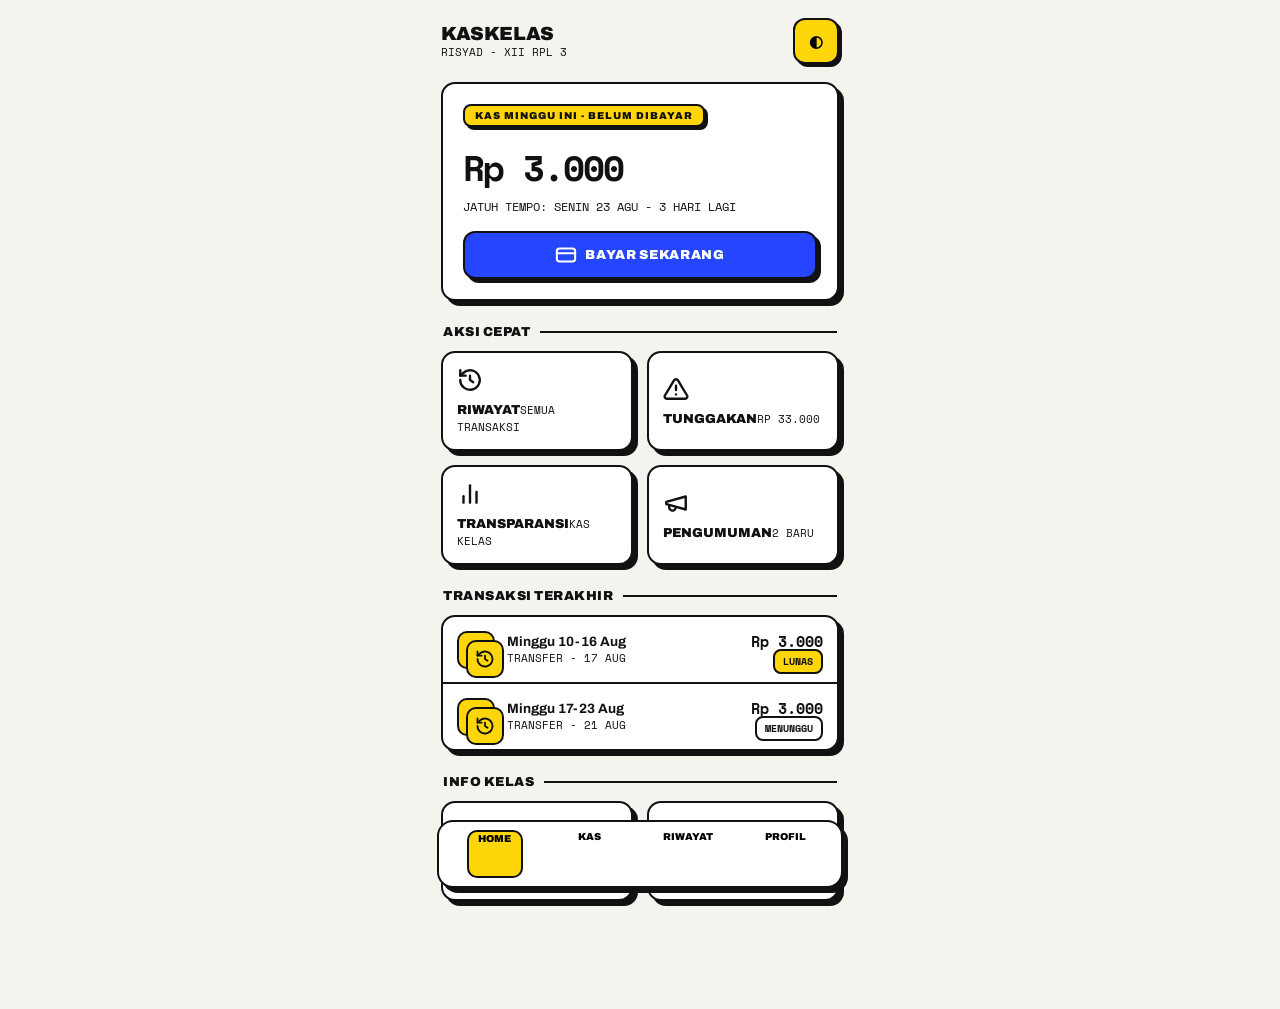
<file: mockup/v4-siswa.html>
﻿<!DOCTYPE html><html lang="id"><head><meta charset="UTF-8"><meta name="viewport" content="width=device-width,initial-scale=1"><title>V4 Siswa - Brutalist Fintech</title><link href="https://fonts.googleapis.com/css2?family=Archivo:wght@500;700;900&family=Space+Mono:wght@400;700&display=swap" rel="stylesheet"><style>
:root{--bg:#F5F3EE;--ink:#111;--yel:#FFD60A;--blue:#2545FF;--red:#E11D48;--line:#111;--sh:5px 5px 0 #111;--r:14px}
*{box-sizing:border-box;margin:0}body{background:var(--bg);color:var(--ink);font-family:Archivo,system-ui,sans-serif;font-size:15px;padding-bottom:90px}
.wrap{max-width:430px;margin:0 auto;padding:18px 16px}
.amount{font-family:'Space Mono',monospace;font-variant-numeric:tabular-nums}
.bx{background:#fff;border:2px solid var(--line);border-radius:var(--r);box-shadow:var(--sh)}
.top{display:flex;justify-content:space-between;align-items:center;margin-bottom:18px}
.top b{font-family:Archivo;font-weight:900;font-size:19px;text-transform:uppercase;letter-spacing:-.02em}
.top span{display:block;font-size:11px;font-family:'Space Mono'}
.tg{width:46px;height:46px;border:2px solid var(--line);border-radius:12px;background:var(--yel);box-shadow:3px 3px 0 #111;cursor:pointer;font-weight:900;font-size:16px}
.ic{width:22px;height:22px;stroke:currentColor;fill:none;stroke-width:2.2;stroke-linecap:round;stroke-linejoin:round}
.hero{padding:20px;position:relative}
.hero .lbl{display:inline-block;background:var(--yel);border:2px solid var(--line);font-weight:900;font-size:10px;text-transform:uppercase;letter-spacing:.1em;padding:4px 10px;border-radius:8px;box-shadow:3px 3px 0 #111}
.hero .bal{font-family:'Space Mono';font-size:36px;font-weight:700;margin:14px 0 4px;letter-spacing:-2px}
.hero .due{font-family:'Space Mono';font-size:11.5px;margin-bottom:16px}
.btn{display:flex;align-items:center;justify-content:center;gap:8px;min-height:48px;border:2px solid var(--line);border-radius:12px;background:var(--blue);color:#fff;font-family:Archivo;font-weight:900;text-transform:uppercase;letter-spacing:.05em;font-size:13px;box-shadow:4px 4px 0 #111;cursor:pointer;text-decoration:none}
.btn.yel{background:var(--yel);color:#111}
.btn:active{transform:translate(3px,3px);box-shadow:1px 1px 0 #111}
.sec{margin:24px 2px 12px;font-weight:900;text-transform:uppercase;font-size:13px;letter-spacing:.04em;display:flex;align-items:center;gap:10px}
.sec:after{content:'';flex:1;height:2px;background:var(--line)}
.g2{display:grid;grid-template-columns:1fr 1fr;gap:14px}
.qa{display:flex;flex-direction:column;gap:8px;padding:14px;cursor:pointer;min-height:84px;justify-content:center}
.qa svg{width:26px;height:26px}
.qa b{font-size:13px;text-transform:uppercase;font-weight:900}
.qa small{font-family:'Space Mono';font-size:10.5px}
.qa:hover{transform:translate(-1px,-1px);box-shadow:6px 6px 0 #111}
.rows{overflow:hidden}
.r{display:flex;align-items:center;gap:12px;padding:13px 14px;border-bottom:2px solid var(--line)}.r:last-child{border:none}
.r .ic{width:38px;height:38px;border:2px solid var(--line);border-radius:10px;padding:7px;background:var(--yel);flex:none}
.r .t{flex:1}.r .t b{font-size:13.5px;font-weight:700;display:block}.r .t small{font-family:'Space Mono';font-size:10.5px}
.tag{font-family:'Space Mono';font-size:10px;font-weight:700;border:2px solid var(--line);padding:3px 8px;border-radius:8px}
.t-ok{background:var(--yel)}.t-w{background:#fff}
.bn{position:fixed;bottom:12px;left:12px;right:12px;max-width:406px;margin:auto;display:flex;justify-content:space-around;padding:8px;border-radius:16px}
.bn button{display:flex;flex-direction:column;align-items:center;gap:3px;font-size:10px;font-family:Archivo;font-weight:900;background:none;border:none;cursor:pointer;min-height:48px;min-width:56px;text-transform:uppercase}
.bn .on{background:var(--yel);border:2px solid var(--line);border-radius:10px}
</style></head><body>
<svg style="display:none"><symbol id="i-hist" viewBox="0 0 24 24"><path d="M12 8v4l3 2"/><path d="M3 12a9 9 0 1 0 3-6.7L3 8"/><path d="M3 3v5h5"/></symbol><symbol id="i-alert" viewBox="0 0 24 24"><path d="M10.3 3.9 1.8 18a2 2 0 0 0 1.7 3h17a2 2 0 0 0 1.7-3L13.7 3.9a2 2 0 0 0-3.4 0z"/><path d="M12 9v4"/><path d="M12 17h.01"/></symbol><symbol id="i-chart" viewBox="0 0 24 24"><path d="M18 20V10"/><path d="M12 20V4"/><path d="M6 20v-6"/></symbol><symbol id="i-mega" viewBox="0 0 24 24"><path d="m3 11 18-5v12L3 13v-2z"/><path d="M11.6 16.8a3 3 0 1 1-5.8-1.6"/></symbol><symbol id="i-users" viewBox="0 0 24 24"><path d="M17 21v-2a4 4 0 0 0-4-4H5a4 4 0 0 0-4 4v2"/><circle cx="9" cy="7" r="4"/><path d="M16 3.1a4 4 0 0 1 0 7.75"/></symbol></svg>
<div class="wrap">
<div class="top"><div><b>KasKelas</b><span>RISYAD - XII RPL 3</span></div><button class="tg" onclick="document.body.style.filter=document.body.style.filter?'':'invert(1) hue-rotate(180deg)'">◐</button></div>
<div class="bx hero">
<span class="lbl">Kas Minggu Ini - Belum Dibayar</span>
<div class="bal">Rp 3.000</div>
<p class="due">JATUH TEMPO: SENIN 23 AGU - 3 HARI LAGI</p>
<a class="btn" href="#"><svg class="ic" viewBox="0 0 24 24"><rect x="2" y="5" width="20" height="14" rx="3"/><path d="M2 10h20"/></svg>Bayar Sekarang</a>
</div>
<div class="sec">Aksi Cepat</div>
<div class="g2">
<div class="bx qa"><svg class="ic" viewBox="0 0 24 24"><path d="M12 8v4l3 2"/><path d="M3 12a9 9 0 1 0 3-6.7L3 8"/><path d="M3 3v5h5"/></svg><div><b>Riwayat</b><small>SEMUA TRANSAKSI</small></div></div>
<div class="bx qa"><svg class="ic" viewBox="0 0 24 24"><path d="M10.3 3.9 1.8 18a2 2 0 0 0 1.7 3h17a2 2 0 0 0 1.7-3L13.7 3.9a2 2 0 0 0-3.4 0z"/><path d="M12 9v4"/><path d="M12 17h.01"/></svg><div><b>Tunggakan</b><small class="amount">RP 33.000</small></div></div>
<div class="bx qa"><svg class="ic" viewBox="0 0 24 24"><path d="M18 20V10"/><path d="M12 20V4"/><path d="M6 20v-6"/></svg><div><b>Transparansi</b><small>KAS KELAS</small></div></div>
<div class="bx qa"><svg class="ic" viewBox="0 0 24 24"><path d="m3 11 18-5v12L3 13v-2z"/><path d="M11.6 16.8a3 3 0 1 1-5.8-1.6"/></svg><div><b>Pengumuman</b><small>2 BARU</small></div></div>
</div>
<div class="sec">Transaksi Terakhir</div>
<div class="bx rows">
<div class="r"><span class="ic"><svg class="ic" viewBox="0 0 24 24"><path d="M12 8v4l3 2"/><path d="M3 12a9 9 0 1 0 3-6.7L3 8"/><path d="M3 3v5h5"/></svg></span><div class="t"><b>Minggu 10-16 Aug</b><small>TRANSFER - 17 AUG</small></div><div style="text-align:right"><b class="amount">Rp 3.000</b><br><span class="tag t-ok">LUNAS</span></div></div>
<div class="r"><span class="ic"><svg class="ic" viewBox="0 0 24 24"><path d="M12 8v4l3 2"/><path d="M3 12a9 9 0 1 0 3-6.7L3 8"/><path d="M3 3v5h5"/></svg></span><div class="t"><b>Minggu 17-23 Aug</b><small>TRANSFER - 21 AUG</small></div><div style="text-align:right"><b class="amount">Rp 3.000</b><br><span class="tag t-w">MENUNGGU</span></div></div>
</div>
<div class="sec">Info Kelas</div>
<div class="g2">
<div class="bx qa"><svg class="ic" viewBox="0 0 24 24"><path d="M17 21v-2a4 4 0 0 0-4-4H5a4 4 0 0 0-4 4v2"/><circle cx="9" cy="7" r="4"/><path d="M16 3.1a4 4 0 0 1 0 7.75"/></svg><div><b>Anggota</b><small>36 SISWA</small></div></div>
<div class="bx qa"><svg class="ic" viewBox="0 0 24 24"><path d="m3 11 18-5v12L3 13v-2z"/><path d="M11.6 16.8a3 3 0 1 1-5.8-1.6"/></svg><div><b>Pengumuman</b><small>INFO KELAS</small></div></div>
</div>
</div>
<nav class="bx bn"><button class="on">Home</button><button>Kas</button><button>Riwayat</button><button>Profil</button></nav>
</body></html>
</file>
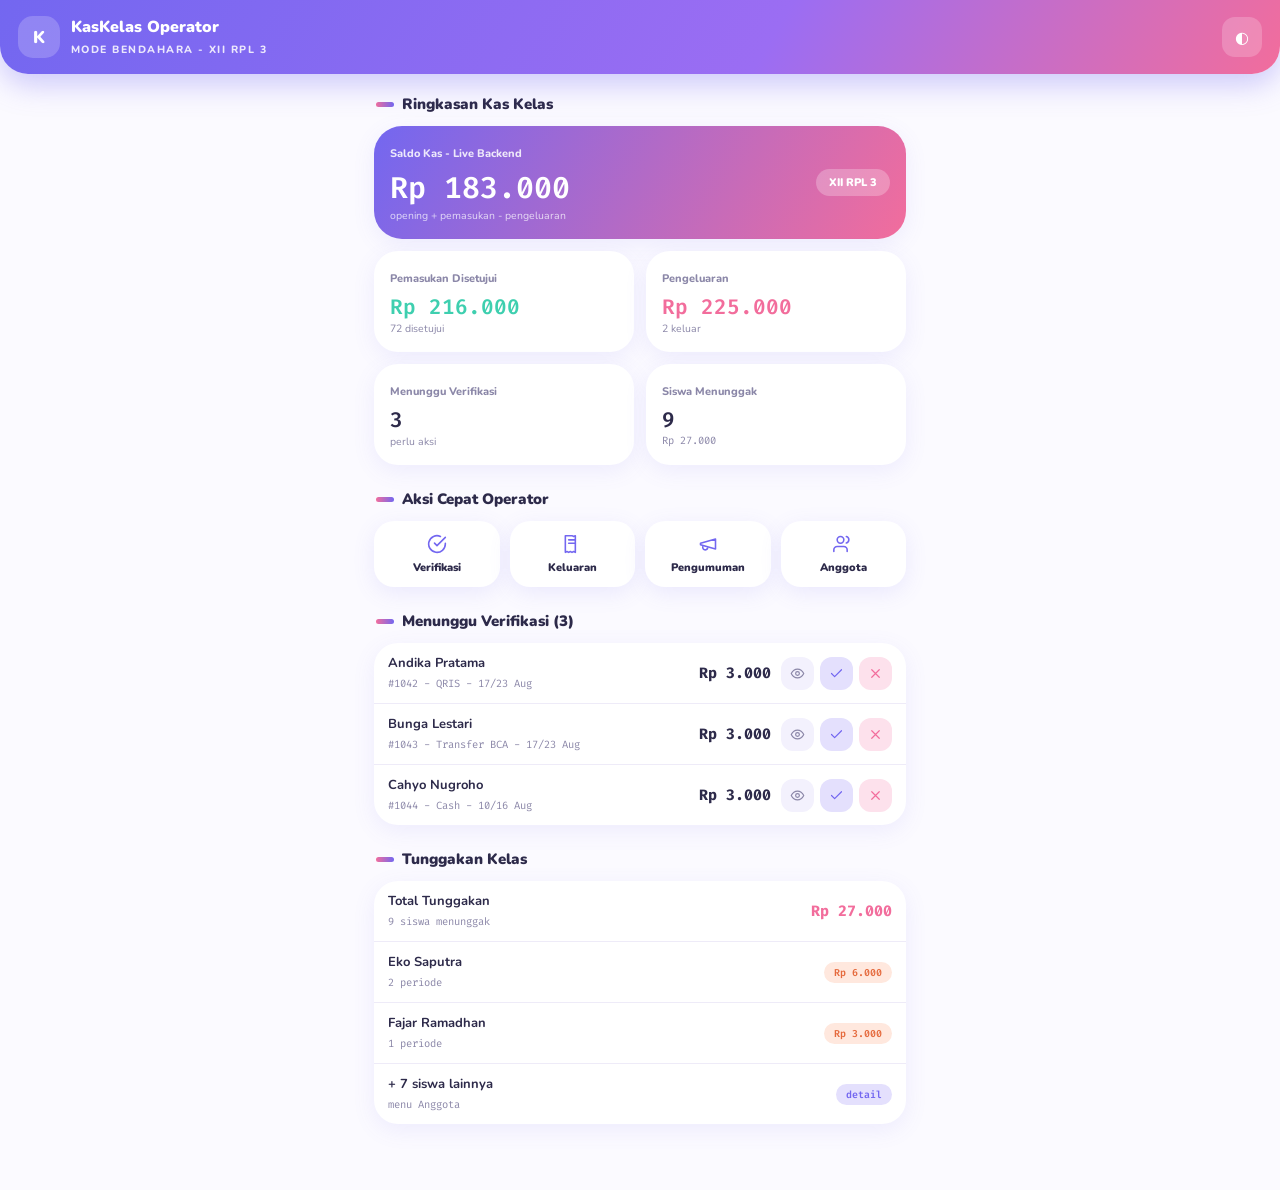
<file: mockup/v5-bendahara.html>
﻿<!DOCTYPE html><html lang="id"><head><meta charset="UTF-8"><meta name="viewport" content="width=device-width,initial-scale=1"><title>V5 Bendahara - Soft Aurora</title><link href="https://fonts.googleapis.com/css2?family=Nunito:wght@400;700;900&family=Fira+Code:wght@500&display=swap" rel="stylesheet"><style>
:root{--bg:#FBFAFF;--ink:#2D2A4A;--muted:#8B87A8;--violet:#7367F0;--mint:#3ECFAF;--pink:#F26D9C;--line:#EEEBF8;--r:24px}
*{box-sizing:border-box;margin:0}body{background:var(--bg);color:var(--ink);font-family:Nunito,system-ui,sans-serif;font-size:15px;padding-bottom:40px}
.wrap{max-width:560px;margin:0 auto;padding:0 14px 26px}
.amount{font-family:'Fira Code',monospace;font-variant-numeric:tabular-nums}
.ic{width:22px;height:22px;stroke:currentColor;fill:none;stroke-width:1.9;stroke-linecap:round;stroke-linejoin:round}
.bar{position:sticky;top:0;z-index:5;border-radius:0 0 28px 28px;padding:16px 18px;color:#fff;background:linear-gradient(120deg,#7367F0,#9B6DF3 60%,#F26D9C);box-shadow:0 10px 30px rgba(115,103,240,.35);display:flex;justify-content:space-between;align-items:center;margin-bottom:6px}
.bar .l{display:flex;gap:11px;align-items:center}
.logo{width:42px;height:42px;border-radius:15px;background:rgba(255,255,255,.2);display:flex;align-items:center;justify-content:center;font-family:Nunito;font-weight:900;font-size:17px}
.bar b{font-family:Nunito;font-weight:900;font-size:16px;display:block}
.bar small{font-size:10.5px;letter-spacing:.14em;font-weight:800;opacity:.85;text-transform:uppercase}
.sec{margin:24px 2px 12px;font-weight:900;font-size:15px;display:flex;align-items:center;gap:8px}
.sec:before{content:'';width:18px;height:5px;border-radius:99px;background:linear-gradient(90deg,#F26D9C,#7367F0)}
.kpis{display:grid;grid-template-columns:1fr 1fr;gap:12px}
.kpi{background:#fff;border-radius:var(--r);padding:16px;box-shadow:0 6px 22px rgba(115,103,240,.1)}
.kpi .lbl{font-size:11px;color:var(--muted);font-weight:800}
.kpi .val{font-family:'Fira Code';font-size:21px;font-weight:600;margin-top:6px}
.kpi .sub{font-size:10.5px;color:var(--muted)}
.kpi.big{grid-column:1/-1;border-radius:28px;color:#fff;background:linear-gradient(120deg,#7367F0,#F26D9C);display:flex;align-items:center;justify-content:space-between}
.kpi.big .lbl{color:rgba(255,255,255,.85)}.kpi.big .val{font-size:30px}.kpi.big .sub{color:rgba(255,255,255,.75)}
.kpi.big .pill{background:rgba(255,255,255,.25);font-family:Nunito;font-weight:900;font-size:11px;padding:6px 13px;border-radius:99px}
.qrow{display:flex;gap:10px}
.qa{flex:1;min-height:66px;border:none;border-radius:20px;cursor:pointer;display:flex;flex-direction:column;align-items:center;justify-content:center;gap:6px;font-family:Nunito;font-weight:900;font-size:11px;color:var(--ink);background:#fff;box-shadow:0 6px 22px rgba(115,103,240,.12)}
.qa .ic{width:20px;height:20px;color:var(--violet)}
.dense{background:#fff;border-radius:var(--r);box-shadow:0 6px 22px rgba(115,103,240,.1);overflow:hidden}
.dr{display:flex;align-items:center;gap:10px;padding:11px 14px;border-bottom:1px solid var(--line);min-height:50px}.dr:last-child{border:none}
.dr .n{flex:1}.dr .n b{font-size:13px;display:block}.dr .n small{color:var(--muted);font-size:10.5px;font-family:'Fira Code'}
.act{display:flex;gap:6px}
.act button{width:33px;height:33px;border:none;border-radius:12px;cursor:pointer;display:flex;align-items:center;justify-content:center}
.ok{background:#E4E0FD;color:var(--violet)}.no{background:#FDE1EC;color:var(--pink)}.eye{background:#F3F1FD;color:var(--muted)}
.tag{font-family:'Fira Code';font-size:10px;font-weight:600;padding:4px 10px;border-radius:99px}
.t-ok{background:#E4E0FD;color:var(--violet)}.t-w{background:#FFE8DE;color:#E56A3D}
</style></head><body>
<svg style="display:none"><symbol id="i-eye" viewBox="0 0 24 24"><path d="M2 12s3.5-7 10-7 10 7 10 7-3.5 7-10 7-10-7-10-7z"/><circle cx="12" cy="12" r="3"/></symbol></svg>
<header class="bar">
<div class="l"><span class="logo">K</span><div><b>KasKelas Operator</b><small>Mode Bendahara - XII RPL 3</small></div></div>
<button style="background:rgba(255,255,255,.2);border:none;border-radius:13px;width:40px;height:40px;color:#fff;font-size:16px;cursor:pointer">◐</button>
</header>
<div class="wrap">
<div class="sec" style="margin-top:20px">Ringkasan Kas Kelas</div>
<div class="kpis">
<div class="kpi big"><div><span class="lbl">Saldo Kas - Live Backend</span><div class="val">Rp 183.000</div><div class="sub">opening + pemasukan - pengeluaran</div></div><span class="pill">XII RPL 3</span></div>
<div class="kpi"><span class="lbl">Pemasukan Disetujui</span><div class="val" style="color:var(--mint)">Rp 216.000</div><div class="sub">72 disetujui</div></div>
<div class="kpi"><span class="lbl">Pengeluaran</span><div class="val" style="color:var(--pink)">Rp 225.000</div><div class="sub">2 keluar</div></div>
<div class="kpi"><span class="lbl">Menunggu Verifikasi</span><div class="val">3</div><div class="sub">perlu aksi</div></div>
<div class="kpi"><span class="lbl">Siswa Menunggak</span><div class="val">9</div><div class="sub amount">Rp 27.000</div></div>
</div>
<div class="sec">Aksi Cepat Operator</div>
<div class="qrow">
<button class="qa"><svg class="ic" viewBox="0 0 24 24"><path d="M22 11.1V12a10 10 0 1 1-5.9-9.1"/><path d="m22 4-10 10-3-3"/></svg>Verifikasi</button>
<button class="qa"><svg class="ic" viewBox="0 0 24 24"><path d="M4 2v20l2-1 2 1 2-1 2 1 2-1 2 1V2l-2 1-2-1z"/><path d="M8 7h8"/><path d="M8 11h8"/></svg>Keluaran</button>
<button class="qa"><svg class="ic" viewBox="0 0 24 24"><path d="m3 11 18-5v12L3 13v-2z"/><path d="M11.6 16.8a3 3 0 1 1-5.8-1.6"/></svg>Pengumuman</button>
<button class="qa"><svg class="ic" viewBox="0 0 24 24"><path d="M17 21v-2a4 4 0 0 0-4-4H5a4 4 0 0 0-4 4v2"/><circle cx="9" cy="7" r="4"/><path d="M16 3.1a4 4 0 0 1 0 7.75"/></svg>Anggota</button>
</div>
<div class="sec">Menunggu Verifikasi (3)</div>
<div class="dense">
<div class="dr"><div class="n"><b>Andika Pratama</b><small>#1042 - QRIS - 17/23 Aug</small></div><span class="amount" style="font-weight:700">Rp 3.000</span><div class="act"><button class="eye" title="Lihat"><svg class="ic" viewBox="0 0 24 24" style="width:15px;height:15px"><path d="M2 12s3.5-7 10-7 10 7 10 7-3.5 7-10 7-10-7-10-7z"/><circle cx="12" cy="12" r="3"/></svg></button><button class="ok" title="Setujui"><svg class="ic" viewBox="0 0 24 24" style="width:15px;height:15px"><path d="m20 6-11 11-5-5"/></svg></button><button class="no" title="Tolak"><svg class="ic" viewBox="0 0 24 24" style="width:15px;height:15px"><path d="M18 6 6 18M6 6l12 12"/></svg></button></div></div>
<div class="dr"><div class="n"><b>Bunga Lestari</b><small>#1043 - Transfer BCA - 17/23 Aug</small></div><span class="amount" style="font-weight:700">Rp 3.000</span><div class="act"><button class="eye" title="Lihat"><svg class="ic" viewBox="0 0 24 24" style="width:15px;height:15px"><path d="M2 12s3.5-7 10-7 10 7 10 7-3.5 7-10 7-10-7-10-7z"/><circle cx="12" cy="12" r="3"/></svg></button><button class="ok" title="Setujui"><svg class="ic" viewBox="0 0 24 24" style="width:15px;height:15px"><path d="m20 6-11 11-5-5"/></svg></button><button class="no" title="Tolak"><svg class="ic" viewBox="0 0 24 24" style="width:15px;height:15px"><path d="M18 6 6 18M6 6l12 12"/></svg></button></div></div>
<div class="dr"><div class="n"><b>Cahyo Nugroho</b><small>#1044 - Cash - 10/16 Aug</small></div><span class="amount" style="font-weight:700">Rp 3.000</span><div class="act"><button class="eye" title="Lihat"><svg class="ic" viewBox="0 0 24 24" style="width:15px;height:15px"><path d="M2 12s3.5-7 10-7 10 7 10 7-3.5 7-10 7-10-7-10-7z"/><circle cx="12" cy="12" r="3"/></svg></button><button class="ok" title="Setujui"><svg class="ic" viewBox="0 0 24 24" style="width:15px;height:15px"><path d="m20 6-11 11-5-5"/></svg></button><button class="no" title="Tolak"><svg class="ic" viewBox="0 0 24 24" style="width:15px;height:15px"><path d="M18 6 6 18M6 6l12 12"/></svg></button></div></div>
</div>
<div class="sec">Tunggakan Kelas</div>
<div class="dense">
<div class="dr"><div class="n"><b>Total Tunggakan</b><small>9 siswa menunggak</small></div><span class="amount" style="font-weight:800;color:var(--pink)">Rp 27.000</span></div>
<div class="dr"><div class="n"><b>Eko Saputra</b><small>2 periode</small></div><span class="tag t-w">Rp 6.000</span></div>
<div class="dr"><div class="n"><b>Fajar Ramadhan</b><small>1 periode</small></div><span class="tag t-w">Rp 3.000</span></div>
<div class="dr"><div class="n"><b>+ 7 siswa lainnya</b><small>menu Anggota</small></div><span class="tag t-ok">detail</span></div>
</div>
</div></body></html>
</file>
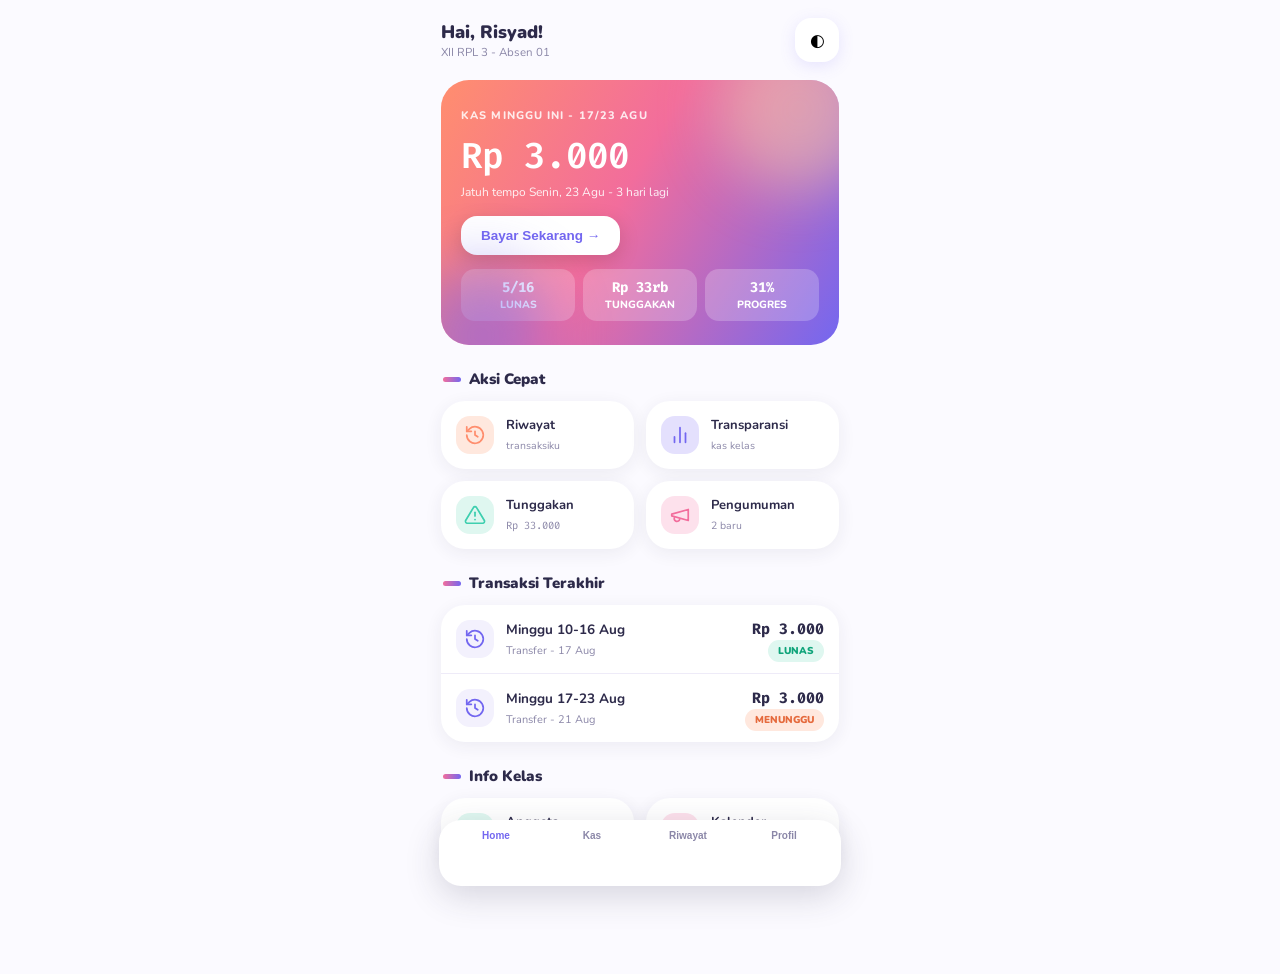
<file: mockup/v5-siswa.html>
﻿<!DOCTYPE html><html lang="id"><head><meta charset="UTF-8"><meta name="viewport" content="width=device-width,initial-scale=1"><title>V5 Siswa - Soft Aurora</title><link href="https://fonts.googleapis.com/css2?family=Nunito:wght@400;700;900&family=Fira+Code:wght@500&display=swap" rel="stylesheet"><style>
:root{--bg:#FBFAFF;--ink:#2D2A4A;--muted:#8B87A8;--violet:#7367F0;--peach:#FF8E6E;--mint:#3ECFAF;--pink:#F26D9C;--line:#EEEBF8;--r:24px}
*{box-sizing:border-box;margin:0}body{background:var(--bg);color:var(--ink);font-family:Nunito,system-ui,sans-serif;font-size:15px;padding-bottom:90px}
.wrap{max-width:430px;margin:0 auto;padding:18px 16px}
.amount{font-family:'Fira Code',monospace;font-variant-numeric:tabular-nums}
.ic{width:22px;height:22px;stroke:currentColor;fill:none;stroke-width:1.9;stroke-linecap:round;stroke-linejoin:round}
.top{display:flex;justify-content:space-between;align-items:center;margin-bottom:18px}
.top b{font-family:Nunito;font-weight:900;font-size:18px}
.top span{display:block;font-size:11.5px;color:var(--muted)}
.tg{width:44px;height:44px;border-radius:16px;border:none;background:#fff;box-shadow:0 4px 16px rgba(115,103,240,.15);cursor:pointer;font-size:17px}
.aurora{border-radius:28px;padding:24px 20px;color:#fff;position:relative;overflow:hidden;background:linear-gradient(120deg,#FF8E6E 0%,#F26D9C 45%,#7367F0 100%)}
.aurora::before,.aurora::after{content:'';position:absolute;border-radius:50%;filter:blur(30px);opacity:.5}
.aurora::before{width:160px;height:160px;background:#FFD3A5;top:-50px;right:-40px}
.aurora::after{width:140px;height:140px;background:#7367F0;bottom:-60px;left:-30px}
.aurora .lbl{font-size:11px;font-weight:800;letter-spacing:.1em;text-transform:uppercase;opacity:.85}
.aurora .bal{font-family:'Fira Code';font-size:36px;font-weight:600;margin:8px 0 4px;letter-spacing:-1px}
.aurora .due{font-size:12px;opacity:.9}
.aurora .go{margin-top:16px;display:inline-flex;align-items:center;gap:8px;background:#fff;color:#7367F0;font-weight:900;font-size:13.5px;padding:12px 20px;border-radius:16px;border:none;cursor:pointer;box-shadow:0 6px 20px rgba(0,0,0,.15)}
.pillrow{display:flex;gap:8px;margin-top:14px}
.pill{flex:1;background:rgba(255,255,255,.22);border-radius:14px;padding:9px 6px;text-align:center;font-size:10.5px;font-weight:800}
.pill b{display:block;font-family:'Fira Code';font-size:14px}
.sec{margin:24px 2px 12px;font-weight:900;font-size:15px;display:flex;align-items:center;gap:8px}
.sec:before{content:'';width:18px;height:5px;border-radius:99px;background:linear-gradient(90deg,#F26D9C,#7367F0)}
.g2{display:grid;grid-template-columns:1fr 1fr;gap:12px}
.qa{background:#fff;border-radius:var(--r);padding:15px;cursor:pointer;box-shadow:0 4px 18px rgba(45,42,74,.07);display:flex;gap:12px;align-items:center;min-height:64px}
.qa .ic{width:38px;height:38px;border-radius:14px;padding:8px;flex:none}
.qa b{font-size:13px;display:block}.qa small{font-size:10.5px;color:var(--muted)}
.q1 .ic{background:#FFE8DE;color:#FF8E6E}.q2 .ic{background:#E4E0FD;color:#7367F0}.q3 .ic{background:#DFF7F0;color:#3ECFAF}.q4 .ic{background:#FDE1EC;color:#F26D9C}
.list{background:#fff;border-radius:var(--r);box-shadow:0 4px 18px rgba(45,42,74,.07);overflow:hidden}
.li{display:flex;align-items:center;gap:12px;padding:14px 15px;border-bottom:1px solid var(--line)}.li:last-child{border:none}
.li .ic{width:38px;height:38px;border-radius:14px;padding:8px;background:#F3F1FD;color:#7367F0;flex:none}
.li .t{flex:1}.li .t b{font-size:13.5px;display:block}.li .t small{color:var(--muted);font-size:11px}
.tag{font-size:10px;font-weight:900;padding:4px 10px;border-radius:99px}
.t-ok{background:#DFF7F0;color:#0FA47A}.t-w{background:#FFE8DE;color:#E56A3D}
.bn{position:fixed;bottom:14px;left:14px;right:14px;max-width:402px;margin:auto;background:#fff;border-radius:22px;box-shadow:0 10px 34px rgba(45,42,74,.18);display:flex;justify-content:space-around;padding:9px}
.bn button{display:flex;flex-direction:column;align-items:center;gap:3px;font-size:10px;font-weight:800;background:none;border:none;cursor:pointer;min-height:48px;min-width:56px;color:var(--muted)}
.bn .on{color:var(--violet)}
</style></head><body>
<svg style="display:none"><symbol id="i-hist" viewBox="0 0 24 24"><path d="M12 8v4l3 2"/><path d="M3 12a9 9 0 1 0 3-6.7L3 8"/><path d="M3 3v5h5"/></symbol><symbol id="i-mega" viewBox="0 0 24 24"><path d="m3 11 18-5v12L3 13v-2z"/><path d="M11.6 16.8a3 3 0 1 1-5.8-1.6"/></symbol><symbol id="i-users" viewBox="0 0 24 24"><path d="M17 21v-2a4 4 0 0 0-4-4H5a4 4 0 0 0-4 4v2"/><circle cx="9" cy="7" r="4"/><path d="M16 3.1a4 4 0 0 1 0 7.75"/></symbol><symbol id="i-cal" viewBox="0 0 24 24"><rect x="3" y="4" width="18" height="18" rx="2"/><path d="M16 2v4M8 2v4M3 10h18"/></symbol></svg>
<div class="wrap">
<div class="top"><div><b>Hai, Risyad!</b><span>XII RPL 3 - Absen 01</span></div><button class="tg" onclick="document.body.style.background=document.body.style.background.includes('2B2840')?'':'linear-gradient(180deg,#2B2840,#1B1930)';document.body.style.color=document.body.style.color?'':'#EDEBFF'">◐</button></div>
<div class="aurora">
<span class="lbl">Kas Minggu Ini - 17/23 Agu</span>
<div class="bal">Rp 3.000</div>
<div class="due">Jatuh tempo Senin, 23 Agu - 3 hari lagi</div>
<button class="go">Bayar Sekarang →</button>
<div class="pillrow"><div class="pill"><b>5/16</b>LUNAS</div><div class="pill"><b>Rp 33rb</b>TUNGGAKAN</div><div class="pill"><b>31%</b>PROGRES</div></div>
</div>
<div class="sec">Aksi Cepat</div>
<div class="g2">
<div class="qa q1"><svg class="ic" viewBox="0 0 24 24"><path d="M12 8v4l3 2"/><path d="M3 12a9 9 0 1 0 3-6.7L3 8"/><path d="M3 3v5h5"/></svg><div><b>Riwayat</b><small>transaksiku</small></div></div>
<div class="qa q2"><svg class="ic" viewBox="0 0 24 24"><path d="M18 20V10"/><path d="M12 20V4"/><path d="M6 20v-6"/></svg><div><b>Transparansi</b><small>kas kelas</small></div></div>
<div class="qa q3"><svg class="ic" viewBox="0 0 24 24"><path d="M10.3 3.9 1.8 18a2 2 0 0 0 1.7 3h17a2 2 0 0 0 1.7-3L13.7 3.9a2 2 0 0 0-3.4 0z"/><path d="M12 9v4"/><path d="M12 17h.01"/></svg><div><b>Tunggakan</b><small class="amount">Rp 33.000</small></div></div>
<div class="qa q4"><svg class="ic" viewBox="0 0 24 24"><path d="m3 11 18-5v12L3 13v-2z"/><path d="M11.6 16.8a3 3 0 1 1-5.8-1.6"/></svg><div><b>Pengumuman</b><small>2 baru</small></div></div>
</div>
<div class="sec">Transaksi Terakhir</div>
<div class="list">
<div class="li"><svg class="ic" viewBox="0 0 24 24"><path d="M12 8v4l3 2"/><path d="M3 12a9 9 0 1 0 3-6.7L3 8"/><path d="M3 3v5h5"/></svg><div class="t"><b>Minggu 10-16 Aug</b><small>Transfer - 17 Aug</small></div><div style="text-align:right"><b class="amount">Rp 3.000</b><br><span class="tag t-ok">LUNAS</span></div></div>
<div class="li"><svg class="ic" viewBox="0 0 24 24"><path d="M12 8v4l3 2"/><path d="M3 12a9 9 0 1 0 3-6.7L3 8"/><path d="M3 3v5h5"/></svg><div class="t"><b>Minggu 17-23 Aug</b><small>Transfer - 21 Aug</small></div><div style="text-align:right"><b class="amount">Rp 3.000</b><br><span class="tag t-w">MENUNGGU</span></div></div>
</div>
<div class="sec">Info Kelas</div>
<div class="g2">
<div class="qa q3"><svg class="ic" viewBox="0 0 24 24"><path d="M17 21v-2a4 4 0 0 0-4-4H5a4 4 0 0 0-4 4v2"/><circle cx="9" cy="7" r="4"/><path d="M16 3.1a4 4 0 0 1 0 7.75"/></svg><div><b>Anggota</b><small>36 siswa</small></div></div>
<div class="qa q4"><svg class="ic" viewBox="0 0 24 24"><rect x="3" y="4" width="18" height="18" rx="2"/><path d="M16 2v4M8 2v4M3 10h18"/></svg><div><b>Kalender</b><small>jatuh tempo</small></div></div>
</div>
</div>
<nav class="bn"><button class="on">Home</button><button>Kas</button><button>Riwayat</button><button>Profil</button></nav>
</body></html>
</file>
